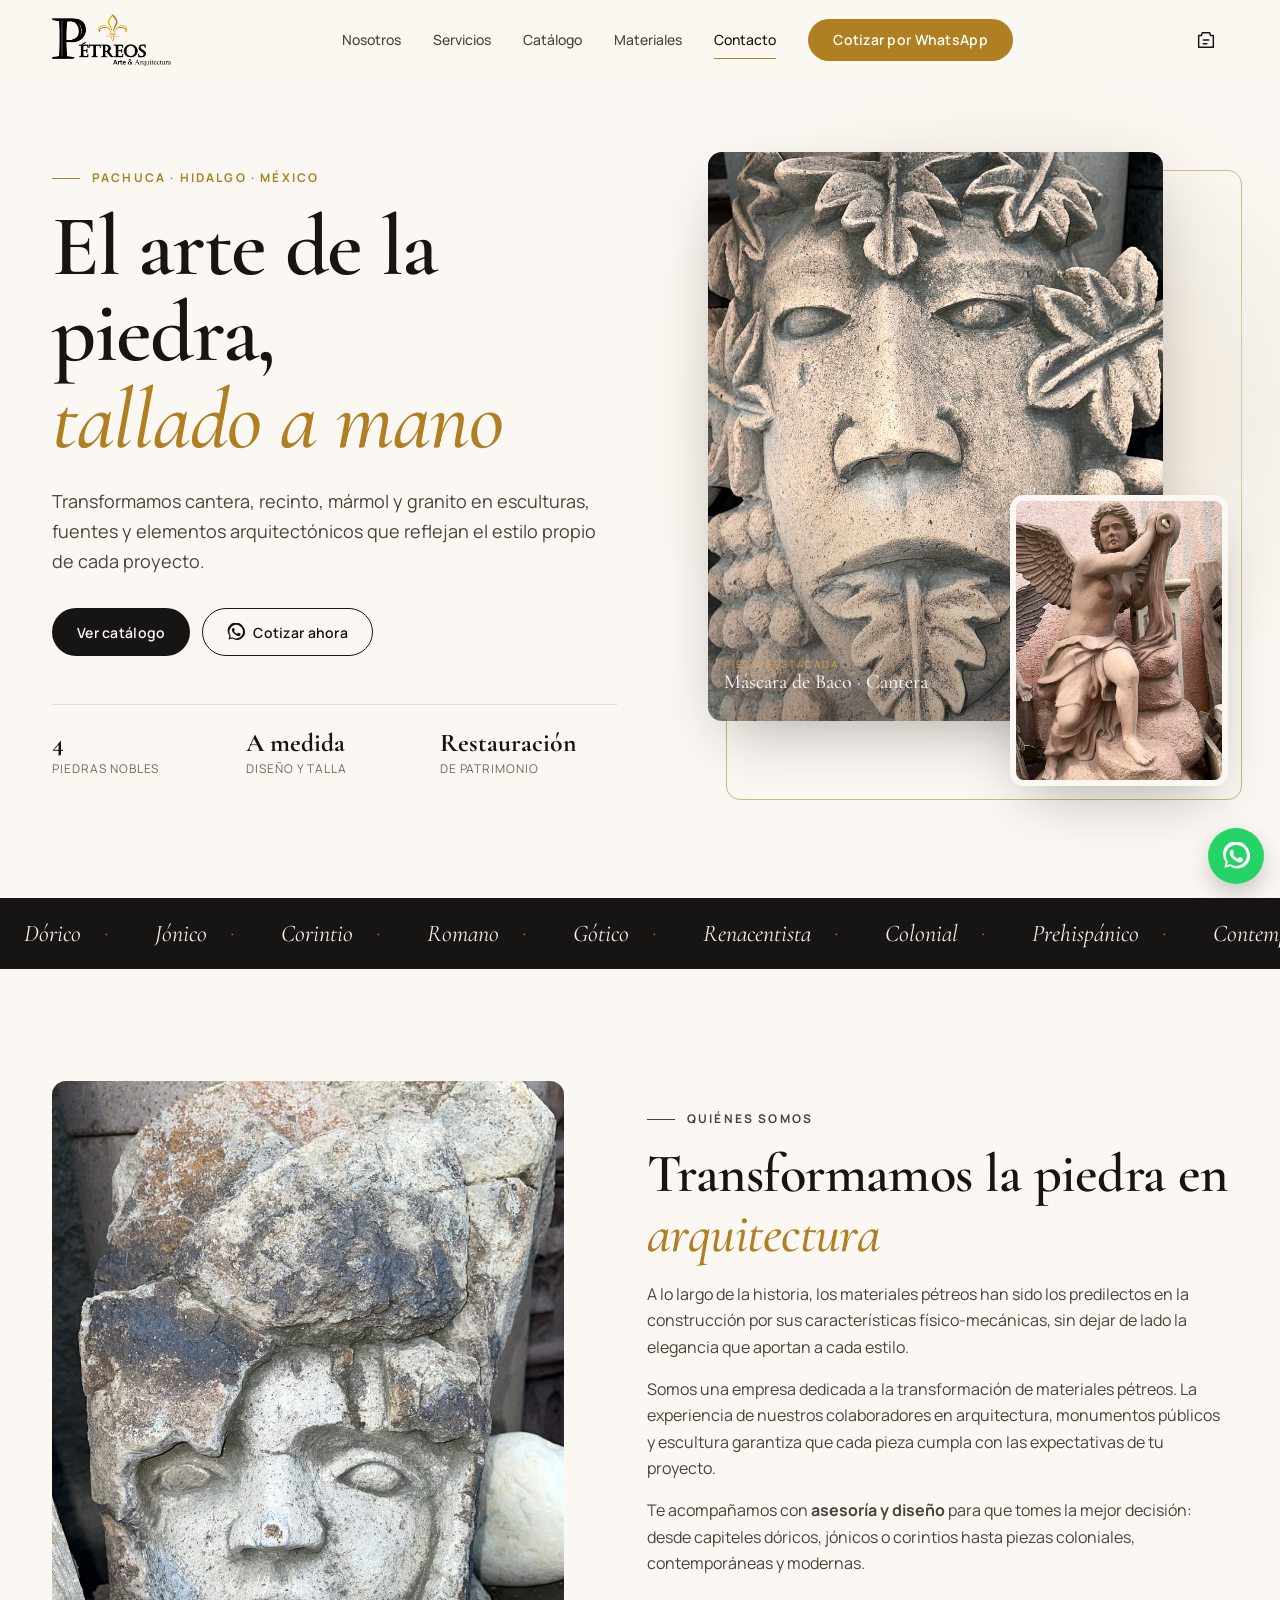
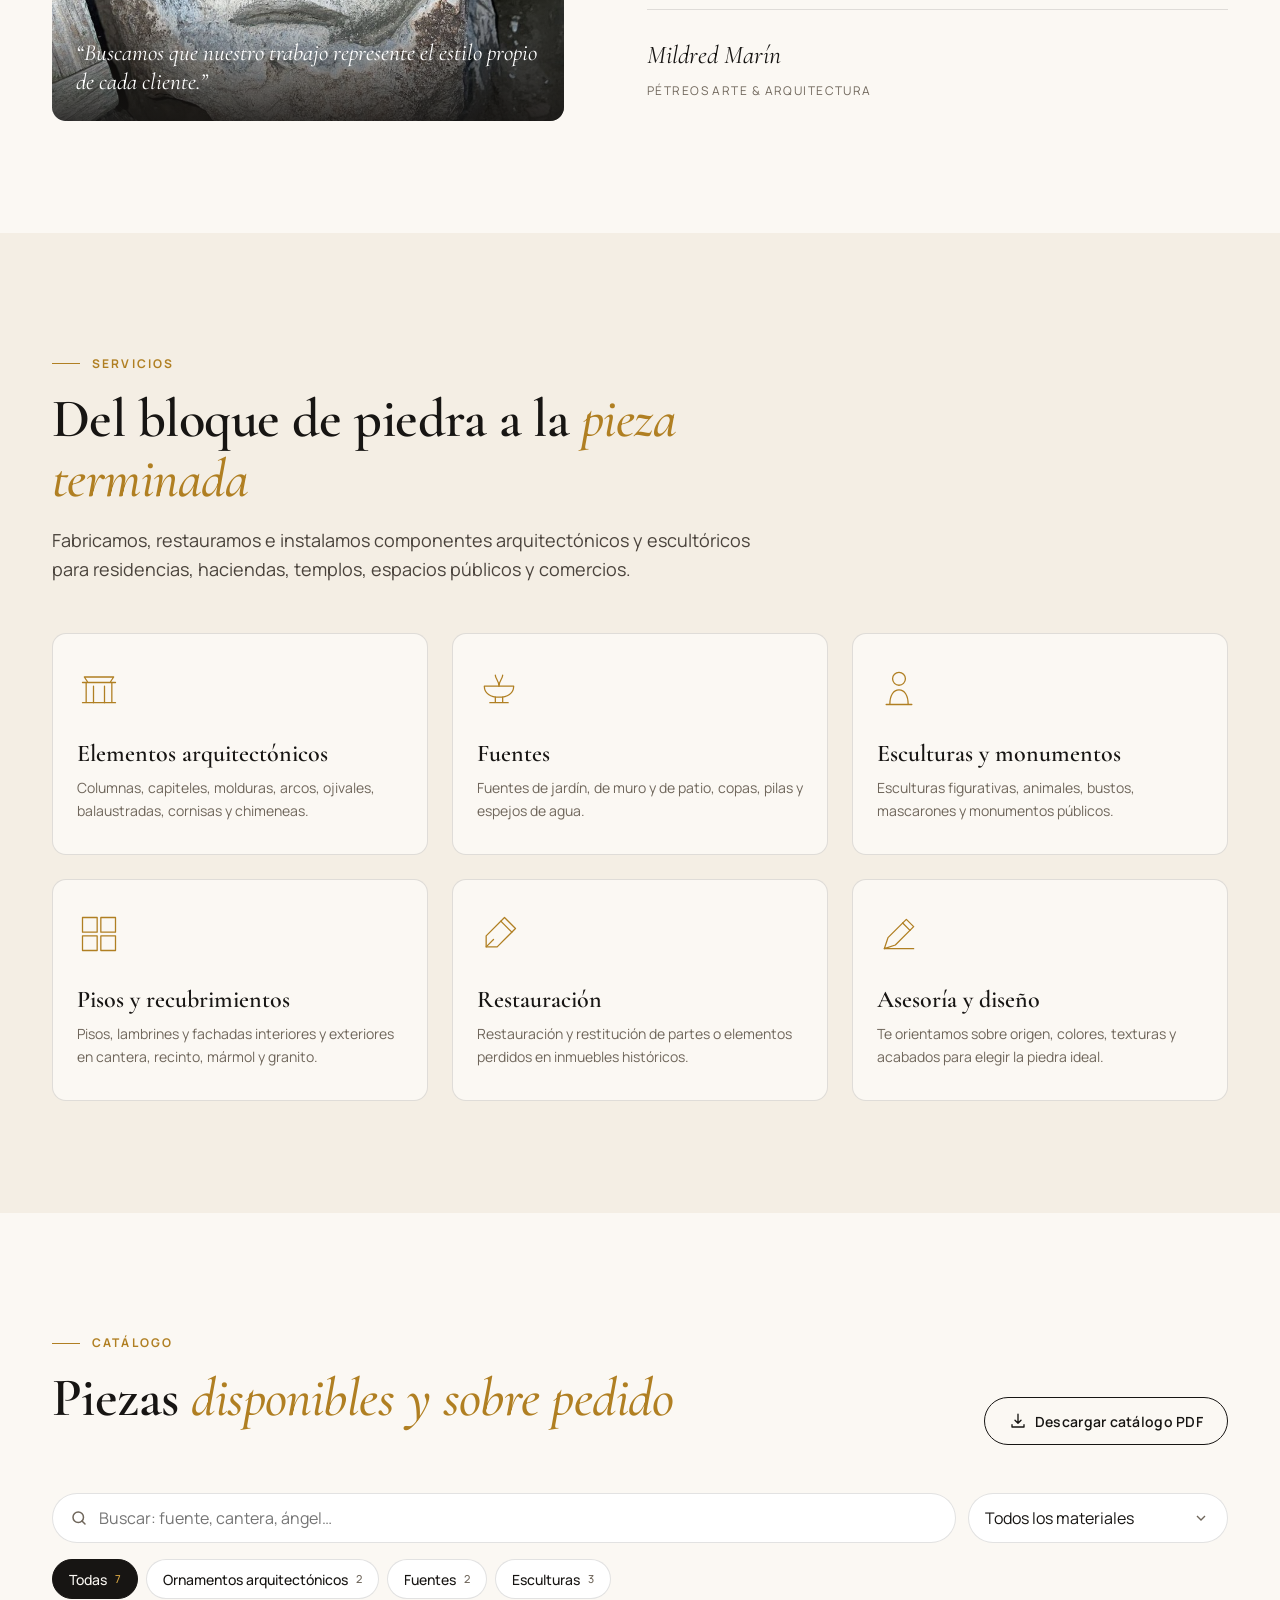
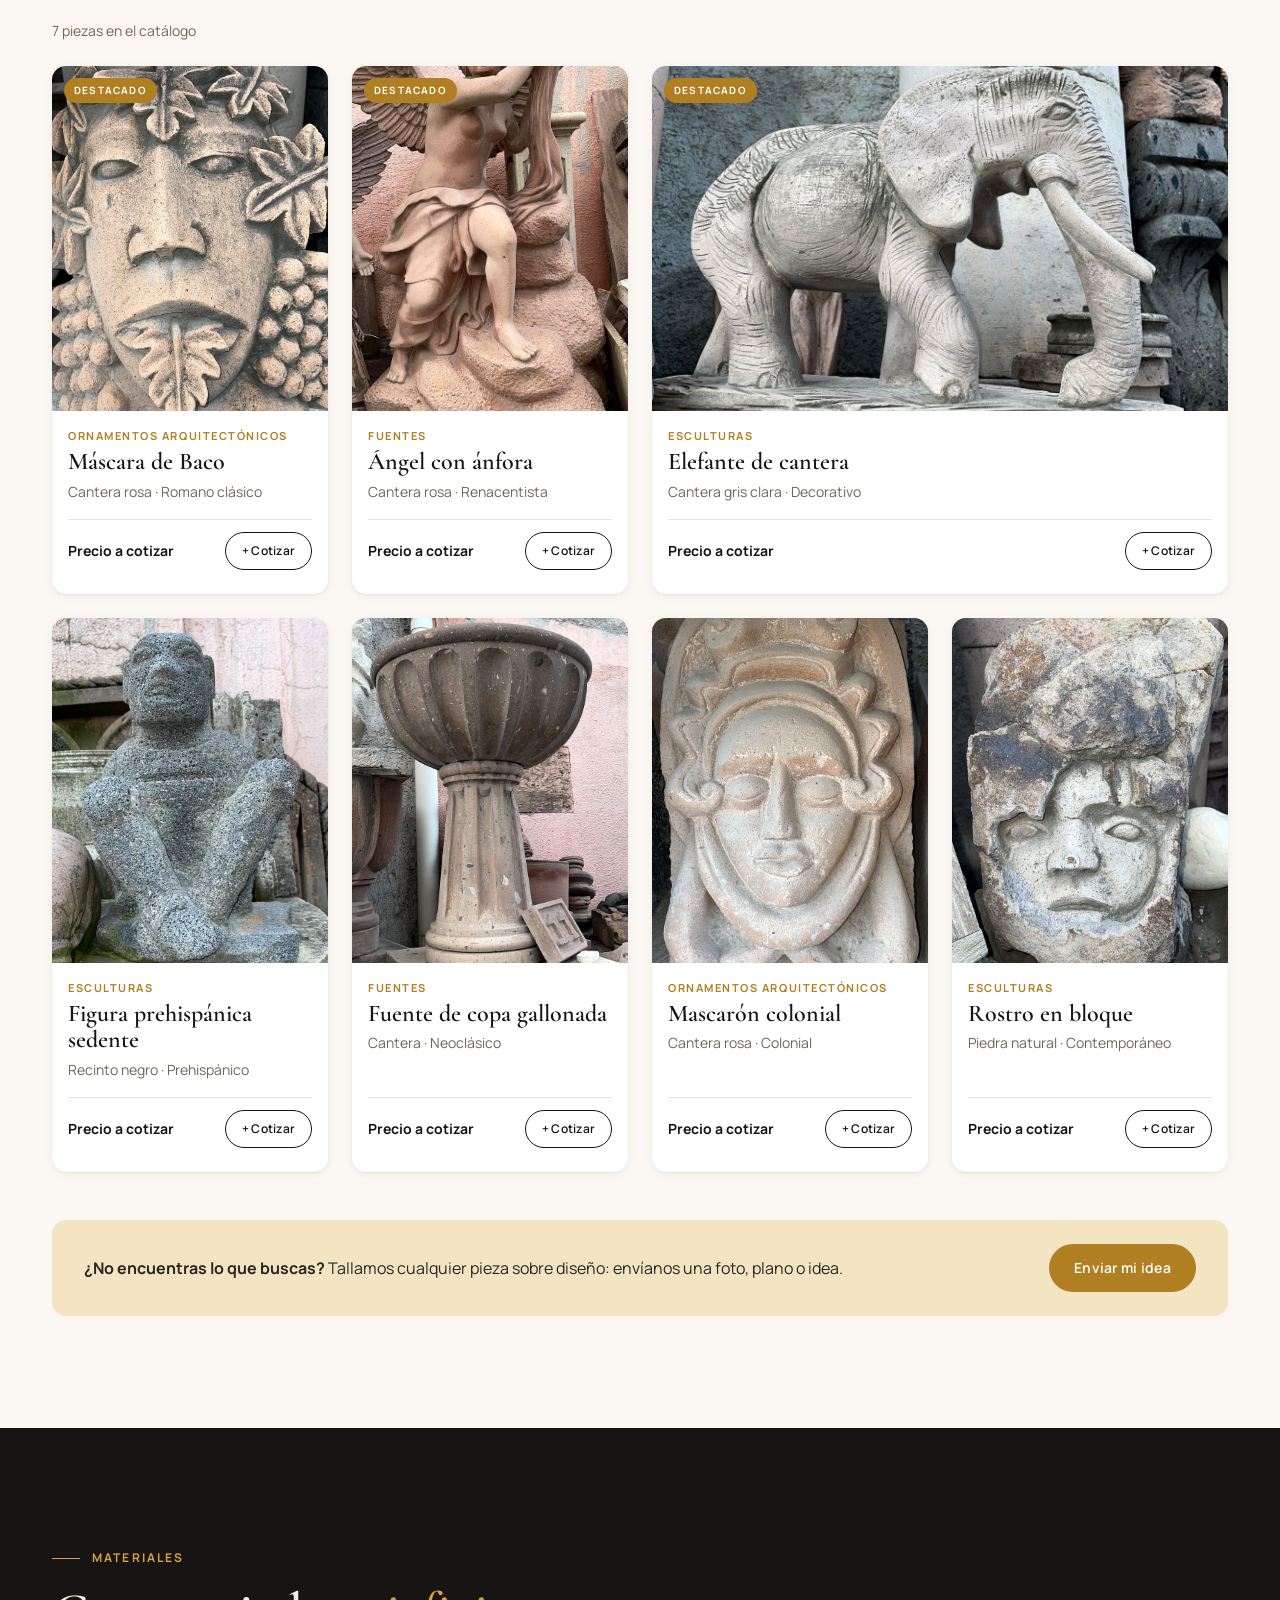
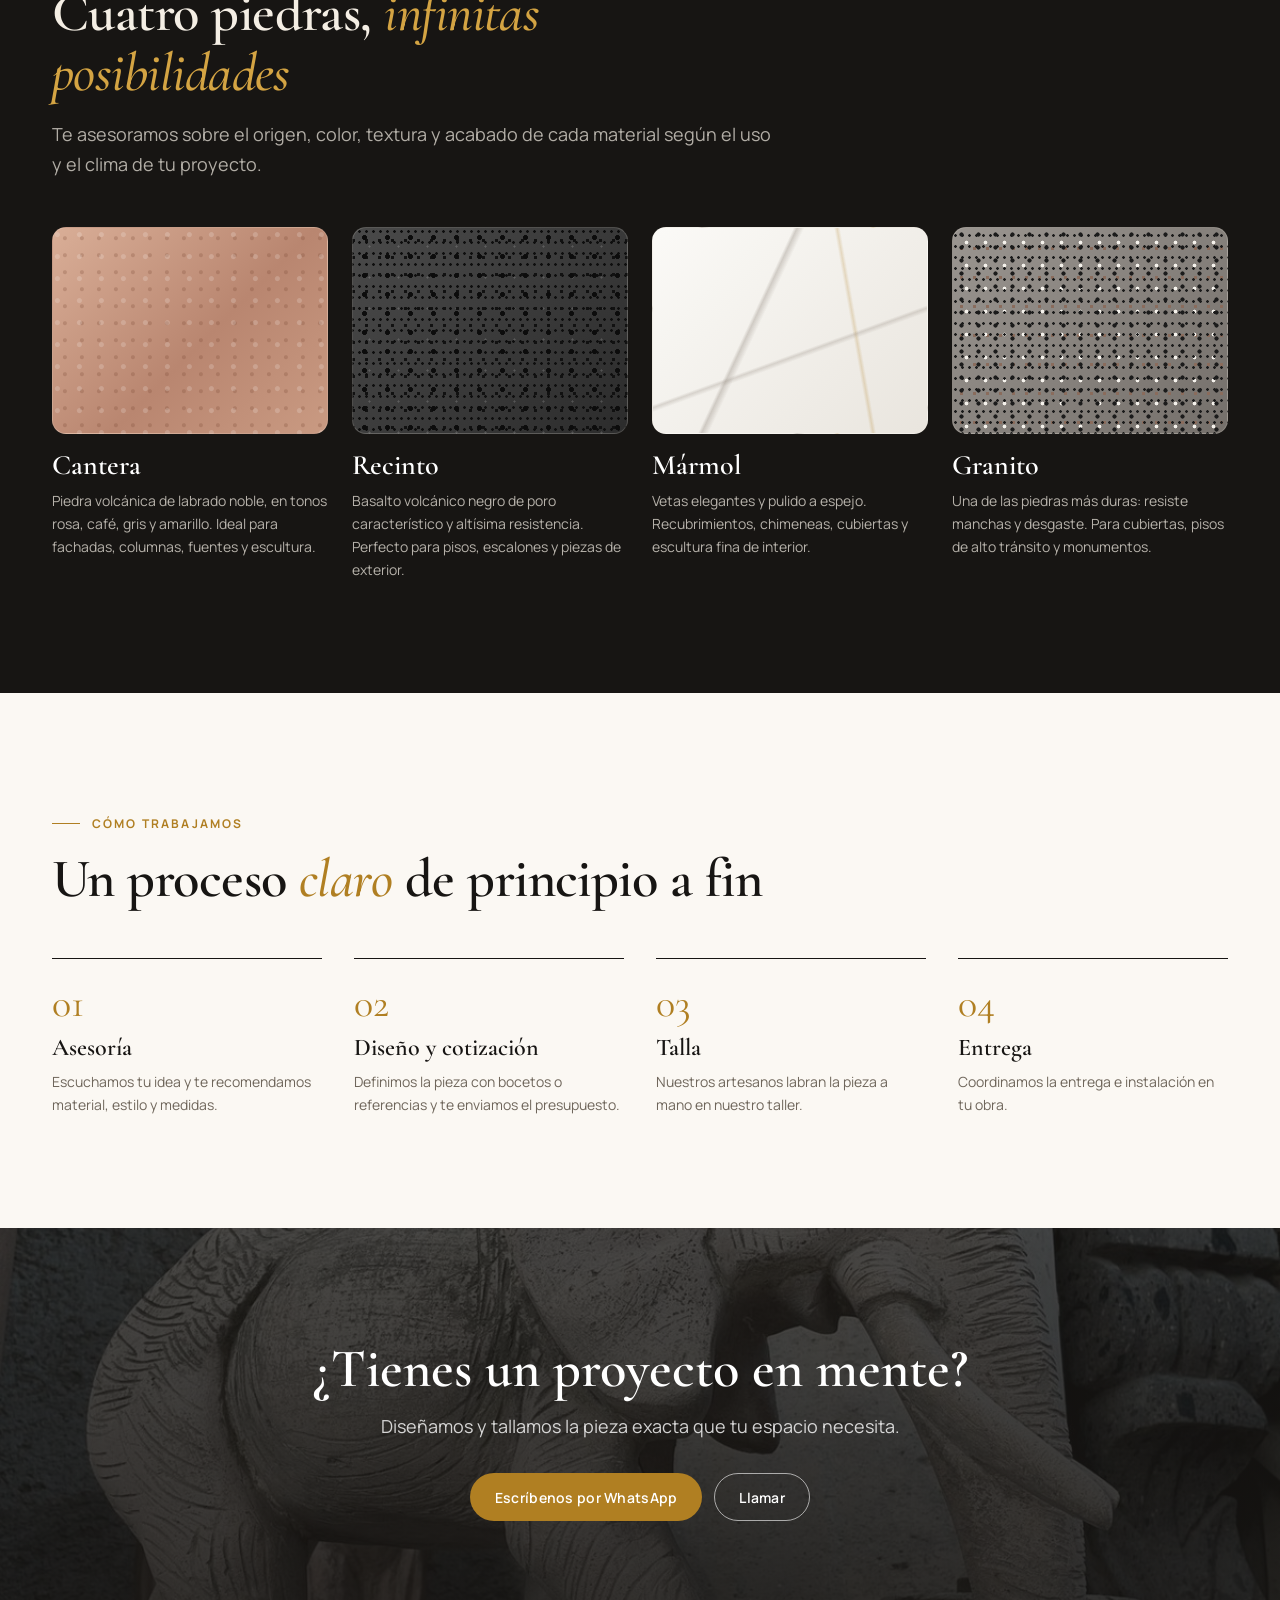
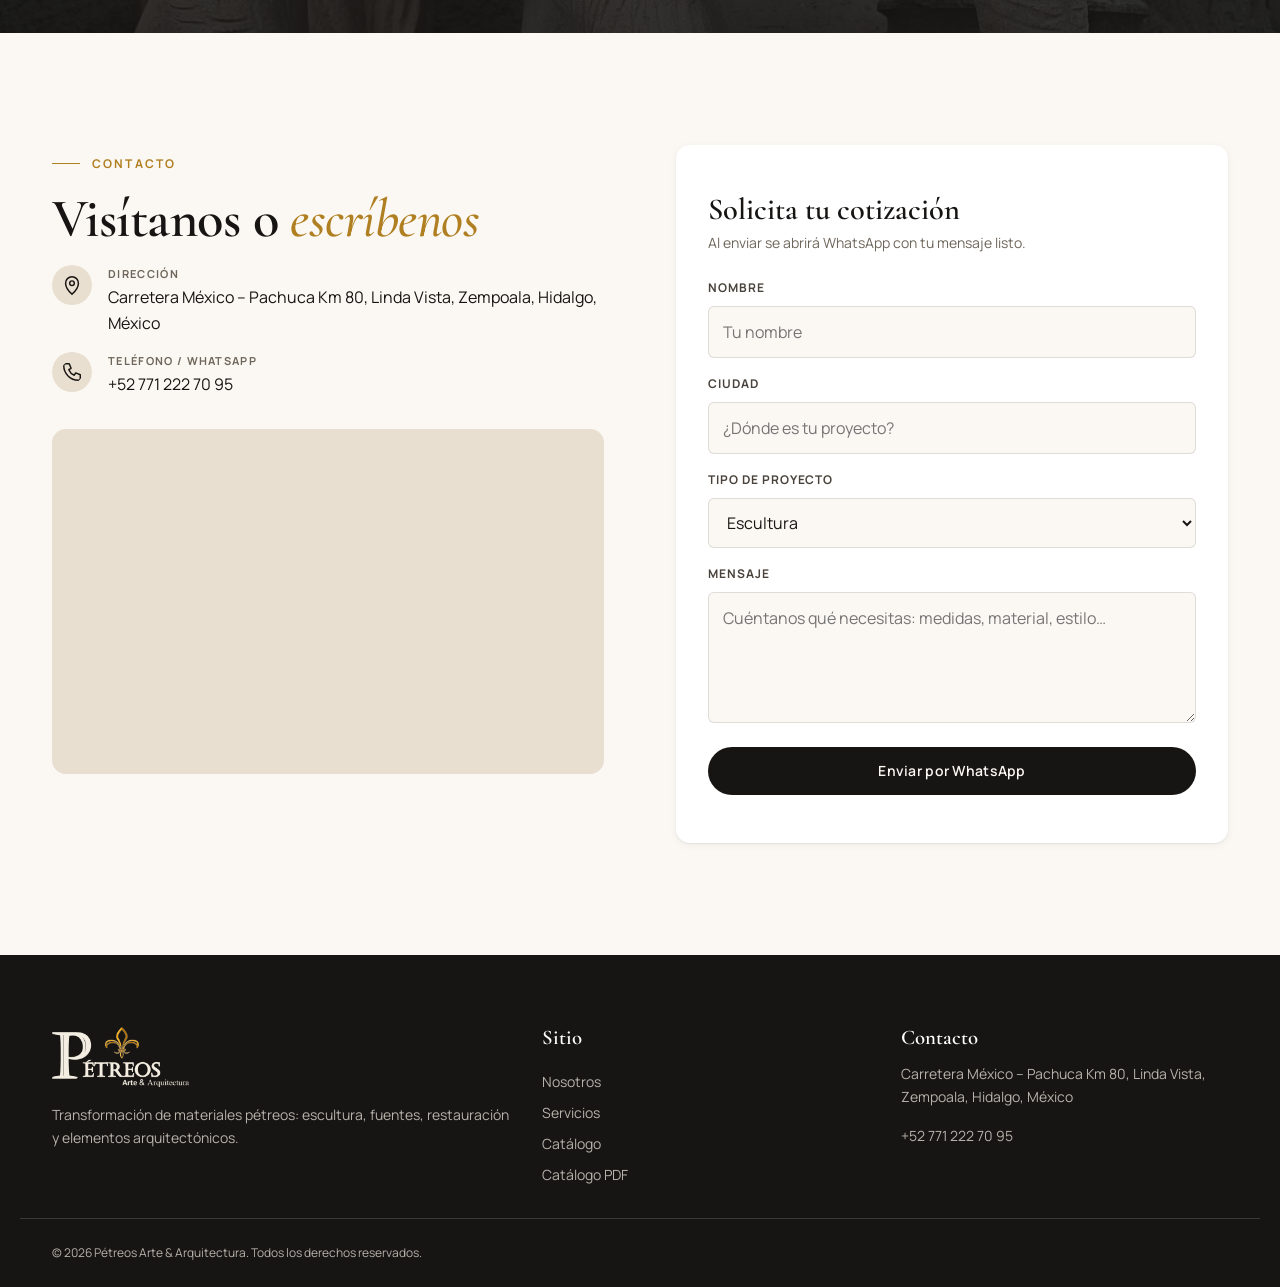
<file: index.html>
<!doctype html>
<html lang="es">
<head>
  <meta charset="utf-8">
  <meta name="viewport" content="width=device-width, initial-scale=1">
  <title>Pétreos Arte & Arquitectura | Cantera, recinto, mármol y granito tallados a mano</title>
  <meta name="description" content="Esculturas, fuentes, ornamentos y elementos arquitectónicos en cantera, recinto, mármol y granito. Diseño, talla y restauración en Pachuca, Hidalgo.">
  <meta name="theme-color" content="#171513">
  <meta property="og:title" content="Pétreos Arte & Arquitectura">
  <meta property="og:description" content="Esculturas, fuentes y elementos arquitectónicos tallados en piedra natural.">
  <meta property="og:image" content="img/productos/mascara-de-baco.jpg">
  <meta property="og:type" content="website">
  <link rel="icon" type="image/png" href="img/marca/favicon.png">
  <link rel="preconnect" href="https://fonts.googleapis.com">
  <link rel="preconnect" href="https://fonts.gstatic.com" crossorigin>
  <link href="https://fonts.googleapis.com/css2?family=Cormorant+Garamond:ital,wght@0,500;0,600;0,700;1,500;1,600&family=Manrope:wght@400;500;600;700&display=swap" rel="stylesheet">
  <link rel="stylesheet" href="css/styles.css">
</head>
<body>
  <a class="skip-link" href="#catalogo">Ir al catálogo</a>

  <!-- ============ HEADER ============ -->
  <header class="header" data-header>
    <div class="container header__inner">
      <a href="#inicio" class="header__brand" aria-label="Pétreos, ir al inicio">
        <img src="img/marca/logo.png" alt="Pétreos Arte & Arquitectura" width="110" height="48">
      </a>

      <nav class="nav" id="nav" aria-label="Navegación principal" data-nav>
        <a href="#nosotros">Nosotros</a>
        <a href="#servicios">Servicios</a>
        <a href="#catalogo">Catálogo</a>
        <a href="#materiales">Materiales</a>
        <a href="#contacto">Contacto</a>
        <a class="btn btn--gold nav__cta" data-wa href="#" target="_blank" rel="noopener">Cotizar por WhatsApp</a>
      </nav>

      <div class="header__actions">
        <button class="icon-btn" type="button" data-open-quote aria-label="Abrir mi cotización">
          <svg viewBox="0 0 24 24" aria-hidden="true"><path d="M8 4h8l1 3h3v13H4V7h3l1-3Z"/><path d="M9 12h6M9 16h4"/></svg>
          <span class="icon-btn__badge" data-quote-count hidden>0</span>
        </button>
        <button class="burger" type="button" aria-expanded="false" aria-controls="nav" aria-label="Abrir menú" data-burger>
          <span></span><span></span>
        </button>
      </div>
    </div>
  </header>

  <main id="inicio">
    <!-- ============ HERO ============ -->
    <section class="hero">
      <div class="container hero__grid">
        <div class="hero__copy reveal">
          <p class="eyebrow">Pachuca · Hidalgo · México</p>
          <h1 class="hero__title" data-ajuste="hero_titulo" data-rich>El arte de la piedra, <em>tallado a mano</em></h1>
          <p class="hero__lead" data-ajuste="hero_subtitulo">Transformamos cantera, recinto, mármol y granito en esculturas, fuentes y elementos arquitectónicos que reflejan el estilo propio de cada proyecto.</p>
          <div class="hero__actions">
            <a href="#catalogo" class="btn btn--dark">Ver catálogo</a>
            <a href="#" class="btn btn--outline" data-wa target="_blank" rel="noopener">
              <svg viewBox="0 0 24 24" aria-hidden="true" class="ico"><path d="M20.5 3.5A11 11 0 0 0 3.2 17.1L2 22l5-1.2A11 11 0 0 0 20.5 3.5Zm-8.4 17a9 9 0 0 1-4.6-1.3l-.3-.2-3 .7.8-2.9-.2-.3a9 9 0 1 1 7.3 4Zm5-6.7c-.3-.1-1.6-.8-1.9-.9-.2-.1-.4-.1-.6.1l-.9 1.1c-.2.2-.3.2-.6.1a7.4 7.4 0 0 1-3.6-3.2c-.3-.5.3-.4.8-1.4.1-.2 0-.3 0-.5l-.9-2c-.2-.6-.5-.5-.6-.5h-.5a1 1 0 0 0-.8.4 3.2 3.2 0 0 0-1 2.4 5.6 5.6 0 0 0 1.2 3 12.8 12.8 0 0 0 4.9 4.3c1.8.8 2.5.8 3.4.7a2.9 2.9 0 0 0 1.9-1.4 2.4 2.4 0 0 0 .2-1.4c-.1-.1-.3-.2-.5-.3Z" fill="currentColor"/></svg>
              Cotizar ahora
            </a>
          </div>
          <ul class="hero__facts" aria-label="Lo que hacemos">
            <li><strong>4</strong><span>piedras nobles</span></li>
            <li><strong>A medida</strong><span>diseño y talla</span></li>
            <li><strong>Restauración</strong><span>de patrimonio</span></li>
          </ul>
        </div>

        <figure class="hero__media reveal">
          <div class="hero__frame">
            <img data-hero-img src="img/productos/mascara-de-baco.jpg" alt="Máscara de Baco tallada en cantera" width="864" height="1200" fetchpriority="high">
          </div>
          <div class="hero__inset">
            <img data-hero-img-2 src="img/productos/angel-con-anfora.jpg" alt="Escultura de ángel con ánfora en cantera rosa" width="718" height="1200" loading="lazy">
          </div>
          <figcaption class="hero__caption"><span>Pieza destacada</span>Máscara de Baco · Cantera</figcaption>
        </figure>
      </div>
    </section>

    <!-- ============ ESTILOS (cinta) ============ -->
    <div class="ribbon" aria-label="Estilos arquitectónicos que trabajamos">
      <div class="ribbon__track">
        <span>Dórico</span><span>Jónico</span><span>Corintio</span><span>Romano</span><span>Gótico</span><span>Renacentista</span><span>Colonial</span><span>Prehispánico</span><span>Contemporáneo</span>
        <span aria-hidden="true">Dórico</span><span aria-hidden="true">Jónico</span><span aria-hidden="true">Corintio</span><span aria-hidden="true">Romano</span><span aria-hidden="true">Gótico</span><span aria-hidden="true">Renacentista</span><span aria-hidden="true">Colonial</span><span aria-hidden="true">Prehispánico</span><span aria-hidden="true">Contemporáneo</span>
      </div>
    </div>

    <!-- ============ NOSOTROS ============ -->
    <section class="section" id="nosotros">
      <div class="container about">
        <div class="about__media reveal">
          <img src="img/productos/rostro-en-bloque.jpg" alt="Rostro tallado emergiendo de un bloque de piedra" width="864" height="1200" loading="lazy">
          <blockquote class="about__quote">
            “Buscamos que nuestro trabajo represente el estilo propio de cada cliente.”
          </blockquote>
        </div>
        <div class="about__copy reveal">
          <p class="eyebrow">Quiénes somos</p>
          <h2 class="section__title">Transformamos la piedra en <em>arquitectura</em></h2>
          <p>A lo largo de la historia, los materiales pétreos han sido los predilectos en la construcción por sus características físico-mecánicas, sin dejar de lado la elegancia que aportan a cada estilo.</p>
          <p>Somos una empresa dedicada a la transformación de materiales pétreos. La experiencia de nuestros colaboradores en arquitectura, monumentos públicos y escultura garantiza que cada pieza cumpla con las expectativas de tu proyecto.</p>
          <p>Te acompañamos con <strong>asesoría y diseño</strong> para que tomes la mejor decisión: desde capiteles dóricos, jónicos o corintios hasta piezas coloniales, contemporáneas y modernas.</p>
          <p class="about__sign"><span data-ajuste="contacto_nombre">Mildred Marín</span><small>Pétreos Arte & Arquitectura</small></p>
        </div>
      </div>
    </section>

    <!-- ============ SERVICIOS ============ -->
    <section class="section section--tint" id="servicios">
      <div class="container">
        <header class="section__head reveal">
          <p class="eyebrow">Servicios</p>
          <h2 class="section__title">Del bloque de piedra a la <em>pieza terminada</em></h2>
          <p class="section__lead">Fabricamos, restauramos e instalamos componentes arquitectónicos y escultóricos para residencias, haciendas, templos, espacios públicos y comercios.</p>
        </header>
        <div class="services">
          <article class="service reveal">
            <svg viewBox="0 0 48 48" aria-hidden="true"><path d="M10 40V18M38 40V18M6 18h36M8 12h32l-4 6H12zM6 40h36"/><path d="M18 40V22M30 40V22"/></svg>
            <h3>Elementos arquitectónicos</h3>
            <p>Columnas, capiteles, molduras, arcos, ojivales, balaustradas, cornisas y chimeneas.</p>
          </article>
          <article class="service reveal">
            <svg viewBox="0 0 48 48" aria-hidden="true"><path d="M8 22h32c0 8-7 12-16 12S8 30 8 22Z"/><path d="M20 34v6h8v-6M14 40h20M24 22c0-6 4-8 4-12M24 22c0-6-4-8-4-12"/></svg>
            <h3>Fuentes</h3>
            <p>Fuentes de jardín, de muro y de patio, copas, pilas y espejos de agua.</p>
          </article>
          <article class="service reveal">
            <svg viewBox="0 0 48 48" aria-hidden="true"><circle cx="24" cy="14" r="7"/><path d="M14 42c0-10 4-16 10-16s10 6 10 16M10 42h28"/></svg>
            <h3>Esculturas y monumentos</h3>
            <p>Esculturas figurativas, animales, bustos, mascarones y monumentos públicos.</p>
          </article>
          <article class="service reveal">
            <svg viewBox="0 0 48 48" aria-hidden="true"><path d="M6 6h16v16H6zM26 6h16v16H26zM6 26h16v16H6zM26 26h16v16H26z"/></svg>
            <h3>Pisos y recubrimientos</h3>
            <p>Pisos, lambrines y fachadas interiores y exteriores en cantera, recinto, mármol y granito.</p>
          </article>
          <article class="service reveal">
            <svg viewBox="0 0 48 48" aria-hidden="true"><path d="M30 6l12 12-20 20H10V26z"/><path d="M26 10l12 12M10 38l8-8"/></svg>
            <h3>Restauración</h3>
            <p>Restauración y restitución de partes o elementos perdidos en inmuebles históricos.</p>
          </article>
          <article class="service reveal">
            <svg viewBox="0 0 48 48" aria-hidden="true"><path d="M8 40l4-12L32 8l8 8-20 20z"/><path d="M28 12l8 8M8 40h32"/></svg>
            <h3>Asesoría y diseño</h3>
            <p>Te orientamos sobre origen, colores, texturas y acabados para elegir la piedra ideal.</p>
          </article>
        </div>
      </div>
    </section>

    <!-- ============ CATÁLOGO ============ -->
    <section class="section" id="catalogo">
      <div class="container">
        <header class="section__head section__head--row reveal">
          <div>
            <p class="eyebrow">Catálogo</p>
            <h2 class="section__title">Piezas <em>disponibles y sobre pedido</em></h2>
          </div>
          <a class="btn btn--outline" href="catalogo.html" target="_blank" rel="noopener">
            <svg viewBox="0 0 24 24" aria-hidden="true" class="ico"><path d="M12 3v12m0 0-4-4m4 4 4-4M4 17v3h16v-3" fill="none" stroke="currentColor" stroke-width="1.8" stroke-linecap="round" stroke-linejoin="round"/></svg>
            Descargar catálogo PDF
          </a>
        </header>

        <div class="toolbar" role="search">
          <label class="field field--search">
            <span class="visually-hidden">Buscar pieza</span>
            <svg viewBox="0 0 24 24" aria-hidden="true"><circle cx="11" cy="11" r="7"/><path d="m20 20-4-4"/></svg>
            <input type="search" placeholder="Buscar: fuente, cantera, ángel…" data-search autocomplete="off">
          </label>
          <label class="field field--select">
            <span class="visually-hidden">Material</span>
            <select data-material><option value="">Todos los materiales</option></select>
          </label>
        </div>

        <div class="chips" role="tablist" aria-label="Categorías" data-chips></div>
        <p class="results" data-results aria-live="polite"></p>

        <div class="grid" data-grid aria-busy="true">
          <div class="skeleton"></div><div class="skeleton"></div><div class="skeleton"></div><div class="skeleton"></div>
        </div>

        <div class="empty" data-empty hidden>
          <p>No encontramos piezas con esos filtros.</p>
          <button class="btn btn--outline" type="button" data-reset>Ver todo el catálogo</button>
        </div>

        <aside class="custom-cta reveal">
          <p><strong>¿No encuentras lo que buscas?</strong> Tallamos cualquier pieza sobre diseño: envíanos una foto, plano o idea.</p>
          <a class="btn btn--gold" href="#" data-wa target="_blank" rel="noopener">Enviar mi idea</a>
        </aside>
      </div>
    </section>

    <!-- ============ MATERIALES ============ -->
    <section class="section section--dark" id="materiales">
      <div class="container">
        <header class="section__head reveal">
          <p class="eyebrow eyebrow--light">Materiales</p>
          <h2 class="section__title">Cuatro piedras, <em>infinitas posibilidades</em></h2>
          <p class="section__lead">Te asesoramos sobre el origen, color, textura y acabado de cada material según el uso y el clima de tu proyecto.</p>
        </header>
        <div class="materials">
          <article class="material reveal">
            <div class="material__swatch material__swatch--cantera" aria-hidden="true"></div>
            <h3>Cantera</h3>
            <p>Piedra volcánica de labrado noble, en tonos rosa, café, gris y amarillo. Ideal para fachadas, columnas, fuentes y escultura.</p>
          </article>
          <article class="material reveal">
            <div class="material__swatch material__swatch--recinto" aria-hidden="true"></div>
            <h3>Recinto</h3>
            <p>Basalto volcánico negro de poro característico y altísima resistencia. Perfecto para pisos, escalones y piezas de exterior.</p>
          </article>
          <article class="material reveal">
            <div class="material__swatch material__swatch--marmol" aria-hidden="true"></div>
            <h3>Mármol</h3>
            <p>Vetas elegantes y pulido a espejo. Recubrimientos, chimeneas, cubiertas y escultura fina de interior.</p>
          </article>
          <article class="material reveal">
            <div class="material__swatch material__swatch--granito" aria-hidden="true"></div>
            <h3>Granito</h3>
            <p>Una de las piedras más duras: resiste manchas y desgaste. Para cubiertas, pisos de alto tránsito y monumentos.</p>
          </article>
        </div>
      </div>
    </section>

    <!-- ============ PROCESO ============ -->
    <section class="section">
      <div class="container">
        <header class="section__head reveal">
          <p class="eyebrow">Cómo trabajamos</p>
          <h2 class="section__title">Un proceso <em>claro</em> de principio a fin</h2>
        </header>
        <ol class="steps">
          <li class="step reveal"><span class="step__n">01</span><h3>Asesoría</h3><p>Escuchamos tu idea y te recomendamos material, estilo y medidas.</p></li>
          <li class="step reveal"><span class="step__n">02</span><h3>Diseño y cotización</h3><p>Definimos la pieza con bocetos o referencias y te enviamos el presupuesto.</p></li>
          <li class="step reveal"><span class="step__n">03</span><h3>Talla</h3><p>Nuestros artesanos labran la pieza a mano en nuestro taller.</p></li>
          <li class="step reveal"><span class="step__n">04</span><h3>Entrega</h3><p>Coordinamos la entrega e instalación en tu obra.</p></li>
        </ol>
      </div>
    </section>

    <!-- ============ CTA ============ -->
    <section class="cta">
      <img class="cta__bg" src="img/productos/elefante-cantera.jpg" alt="" loading="lazy" width="1200" height="750">
      <div class="container cta__inner reveal">
        <h2>¿Tienes un proyecto en mente?</h2>
        <p>Diseñamos y tallamos la pieza exacta que tu espacio necesita.</p>
        <div class="cta__actions">
          <a class="btn btn--gold" href="#" data-wa target="_blank" rel="noopener">Escríbenos por WhatsApp</a>
          <a class="btn btn--light-outline" href="#" data-tel>Llamar</a>
        </div>
      </div>
    </section>

    <!-- ============ CONTACTO ============ -->
    <section class="section" id="contacto">
      <div class="container contact">
        <div class="contact__info reveal">
          <p class="eyebrow">Contacto</p>
          <h2 class="section__title">Visítanos o <em>escríbenos</em></h2>
          <ul class="contact__list">
            <li>
              <svg viewBox="0 0 24 24" aria-hidden="true"><path d="M12 22s7-6.2 7-12a7 7 0 0 0-14 0c0 5.8 7 12 7 12Z"/><circle cx="12" cy="10" r="2.5"/></svg>
              <div><small>Dirección</small><span data-ajuste="direccion"></span></div>
            </li>
            <li>
              <svg viewBox="0 0 24 24" aria-hidden="true"><path d="M5 3h4l2 5-2.5 1.5a11 11 0 0 0 6 6L16 13l5 2v4a2 2 0 0 1-2 2A16 16 0 0 1 3 5a2 2 0 0 1 2-2Z"/></svg>
              <div><small>Teléfono / WhatsApp</small><a href="#" data-tel></a></div>
            </li>
            <li data-show-if="email" hidden>
              <svg viewBox="0 0 24 24" aria-hidden="true"><rect x="3" y="5" width="18" height="14" rx="2"/><path d="m3 7 9 6 9-6"/></svg>
              <div><small>Correo</small><a href="#" data-email></a></div>
            </li>
            <li data-show-if="horario" hidden>
              <svg viewBox="0 0 24 24" aria-hidden="true"><circle cx="12" cy="12" r="9"/><path d="M12 7v5l3 2"/></svg>
              <div><small>Horario</small><span data-ajuste="horario"></span></div>
            </li>
          </ul>
          <div class="map">
            <iframe data-map title="Ubicación de Pétreos en el mapa" loading="lazy" referrerpolicy="no-referrer-when-downgrade"></iframe>
          </div>
        </div>

        <form class="form reveal" data-contact-form novalidate>
          <h3>Solicita tu cotización</h3>
          <p class="form__hint">Al enviar se abrirá WhatsApp con tu mensaje listo.</p>
          <label class="form__field"><span>Nombre</span><input name="nombre" required autocomplete="name" placeholder="Tu nombre"></label>
          <label class="form__field"><span>Ciudad</span><input name="ciudad" autocomplete="address-level2" placeholder="¿Dónde es tu proyecto?"></label>
          <label class="form__field"><span>Tipo de proyecto</span>
            <select name="tipo">
              <option>Escultura</option><option>Fuente</option><option>Elementos arquitectónicos</option>
              <option>Pisos y recubrimientos</option><option>Restauración</option><option>Otro</option>
            </select>
          </label>
          <label class="form__field"><span>Mensaje</span><textarea name="mensaje" rows="4" required placeholder="Cuéntanos qué necesitas: medidas, material, estilo…"></textarea></label>
          <p class="form__error" data-form-error hidden>Por favor escribe tu nombre y un mensaje.</p>
          <button class="btn btn--dark btn--block" type="submit">Enviar por WhatsApp</button>
        </form>
      </div>
    </section>
  </main>

  <!-- ============ FOOTER ============ -->
  <footer class="footer">
    <div class="container footer__grid">
      <div>
        <img src="img/marca/logo-claro.png" alt="Pétreos Arte & Arquitectura" width="150" height="66" loading="lazy">
        <p>Transformación de materiales pétreos: escultura, fuentes, restauración y elementos arquitectónicos.</p>
      </div>
      <nav aria-label="Pie de página">
        <h4>Sitio</h4>
        <a href="#nosotros">Nosotros</a><a href="#servicios">Servicios</a><a href="#catalogo">Catálogo</a><a href="catalogo.html" target="_blank" rel="noopener">Catálogo PDF</a>
      </nav>
      <div>
        <h4>Contacto</h4>
        <p data-ajuste="direccion"></p>
        <a href="#" data-tel></a>
        <div class="socials">
          <a data-social="facebook" href="#" target="_blank" rel="noopener" hidden aria-label="Facebook"><svg viewBox="0 0 24 24"><path d="M14 8h3V4h-3a4 4 0 0 0-4 4v2H7v4h3v8h4v-8h3l1-4h-4V8Z" fill="currentColor"/></svg></a>
          <a data-social="instagram" href="#" target="_blank" rel="noopener" hidden aria-label="Instagram"><svg viewBox="0 0 24 24"><rect x="3" y="3" width="18" height="18" rx="5" fill="none" stroke="currentColor" stroke-width="2"/><circle cx="12" cy="12" r="4" fill="none" stroke="currentColor" stroke-width="2"/><circle cx="17.5" cy="6.5" r="1.2" fill="currentColor"/></svg></a>
          <a data-social="tiktok" href="#" target="_blank" rel="noopener" hidden aria-label="TikTok"><svg viewBox="0 0 24 24"><path d="M15 3c.4 2.5 2 4 4.5 4.2v3.4a8 8 0 0 1-4.4-1.4v6.3A5.6 5.6 0 1 1 9.5 10v3.5a2.2 2.2 0 1 0 2.2 2.2V3H15Z" fill="currentColor"/></svg></a>
        </div>
      </div>
    </div>
    <div class="container footer__bottom">
      <p>© <span data-year></span> <span data-ajuste="nombre_negocio">Pétreos Arte & Arquitectura</span>. Todos los derechos reservados.</p>
    </div>
  </footer>

  <!-- Botón flotante WhatsApp -->
  <a class="fab" href="#" data-wa target="_blank" rel="noopener" aria-label="Escríbenos por WhatsApp">
    <svg viewBox="0 0 24 24" aria-hidden="true"><path d="M20.5 3.5A11 11 0 0 0 3.2 17.1L2 22l5-1.2A11 11 0 0 0 20.5 3.5Zm-8.4 17a9 9 0 0 1-4.6-1.3l-.3-.2-3 .7.8-2.9-.2-.3a9 9 0 1 1 7.3 4Zm5-6.7c-.3-.1-1.6-.8-1.9-.9-.2-.1-.4-.1-.6.1l-.9 1.1c-.2.2-.3.2-.6.1a7.4 7.4 0 0 1-3.6-3.2c-.3-.5.3-.4.8-1.4.1-.2 0-.3 0-.5l-.9-2c-.2-.6-.5-.5-.6-.5h-.5a1 1 0 0 0-.8.4 3.2 3.2 0 0 0-1 2.4 5.6 5.6 0 0 0 1.2 3 12.8 12.8 0 0 0 4.9 4.3c1.8.8 2.5.8 3.4.7a2.9 2.9 0 0 0 1.9-1.4 2.4 2.4 0 0 0 .2-1.4c-.1-.1-.3-.2-.5-.3Z" fill="currentColor"/></svg>
  </a>

  <!-- ============ MODAL PRODUCTO ============ -->
  <dialog class="modal" data-modal aria-labelledby="modal-title">
    <button class="modal__close" type="button" data-close aria-label="Cerrar">×</button>
    <div class="modal__body" data-modal-body></div>
  </dialog>

  <!-- ============ PANEL COTIZACIÓN ============ -->
  <dialog class="drawer" data-drawer aria-labelledby="drawer-title">
    <div class="drawer__head">
      <h2 id="drawer-title">Mi cotización</h2>
      <button class="modal__close modal__close--static" type="button" data-close aria-label="Cerrar">×</button>
    </div>
    <div class="drawer__list" data-quote-list></div>
    <div class="drawer__foot" data-quote-foot>
      <label class="form__field"><span>Tu nombre</span><input data-quote-name placeholder="Nombre" autocomplete="name"></label>
      <label class="form__field"><span>Notas (medidas, ciudad, fecha…)</span><textarea data-quote-notes rows="3"></textarea></label>
      <button class="btn btn--dark btn--block" type="button" data-quote-send>Enviar cotización por WhatsApp</button>
      <button class="btn-link" type="button" data-quote-clear>Vaciar lista</button>
    </div>
  </dialog>

  <div class="toast" data-toast role="status" aria-live="polite"></div>

  <script src="js/config.js"></script>
  <script src="data/catalogo-local.js"></script>
  <script src="js/data.js"></script>
  <script src="js/script.js"></script>
</body>
</html>
</file>
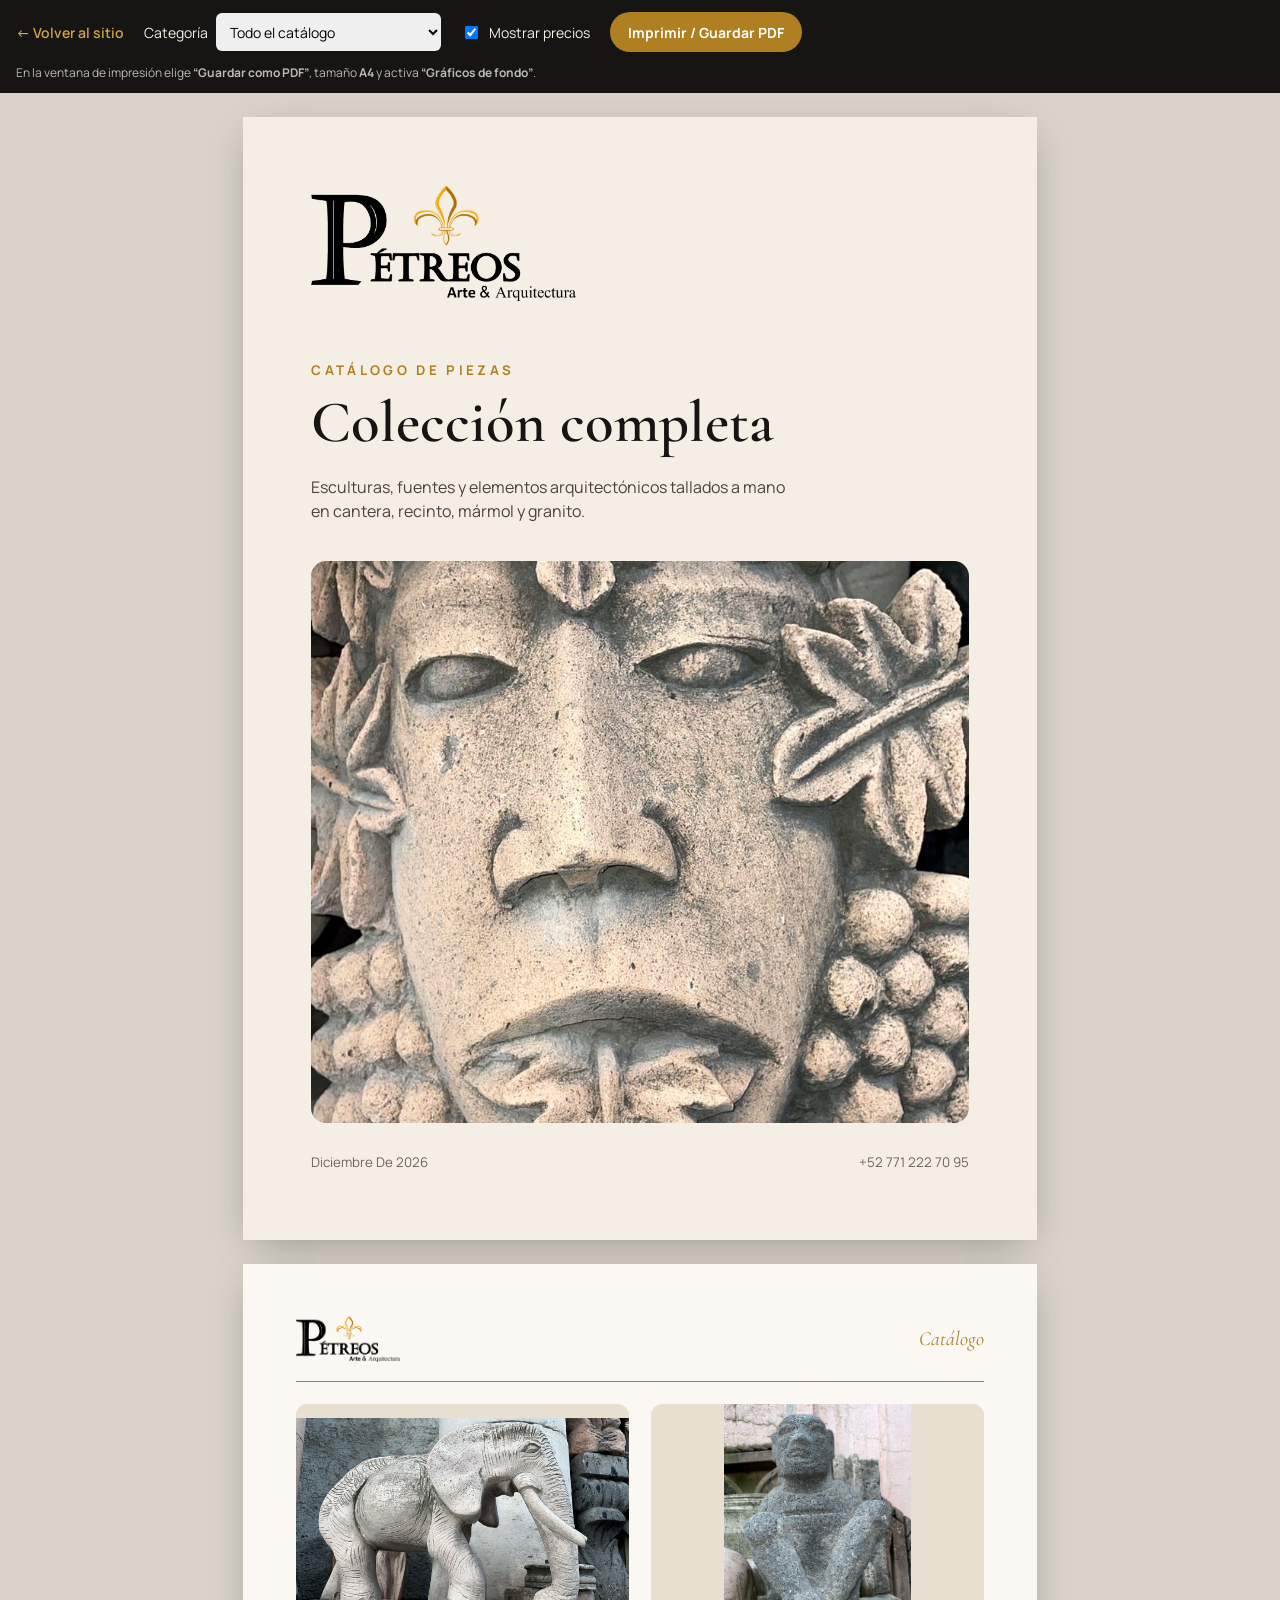
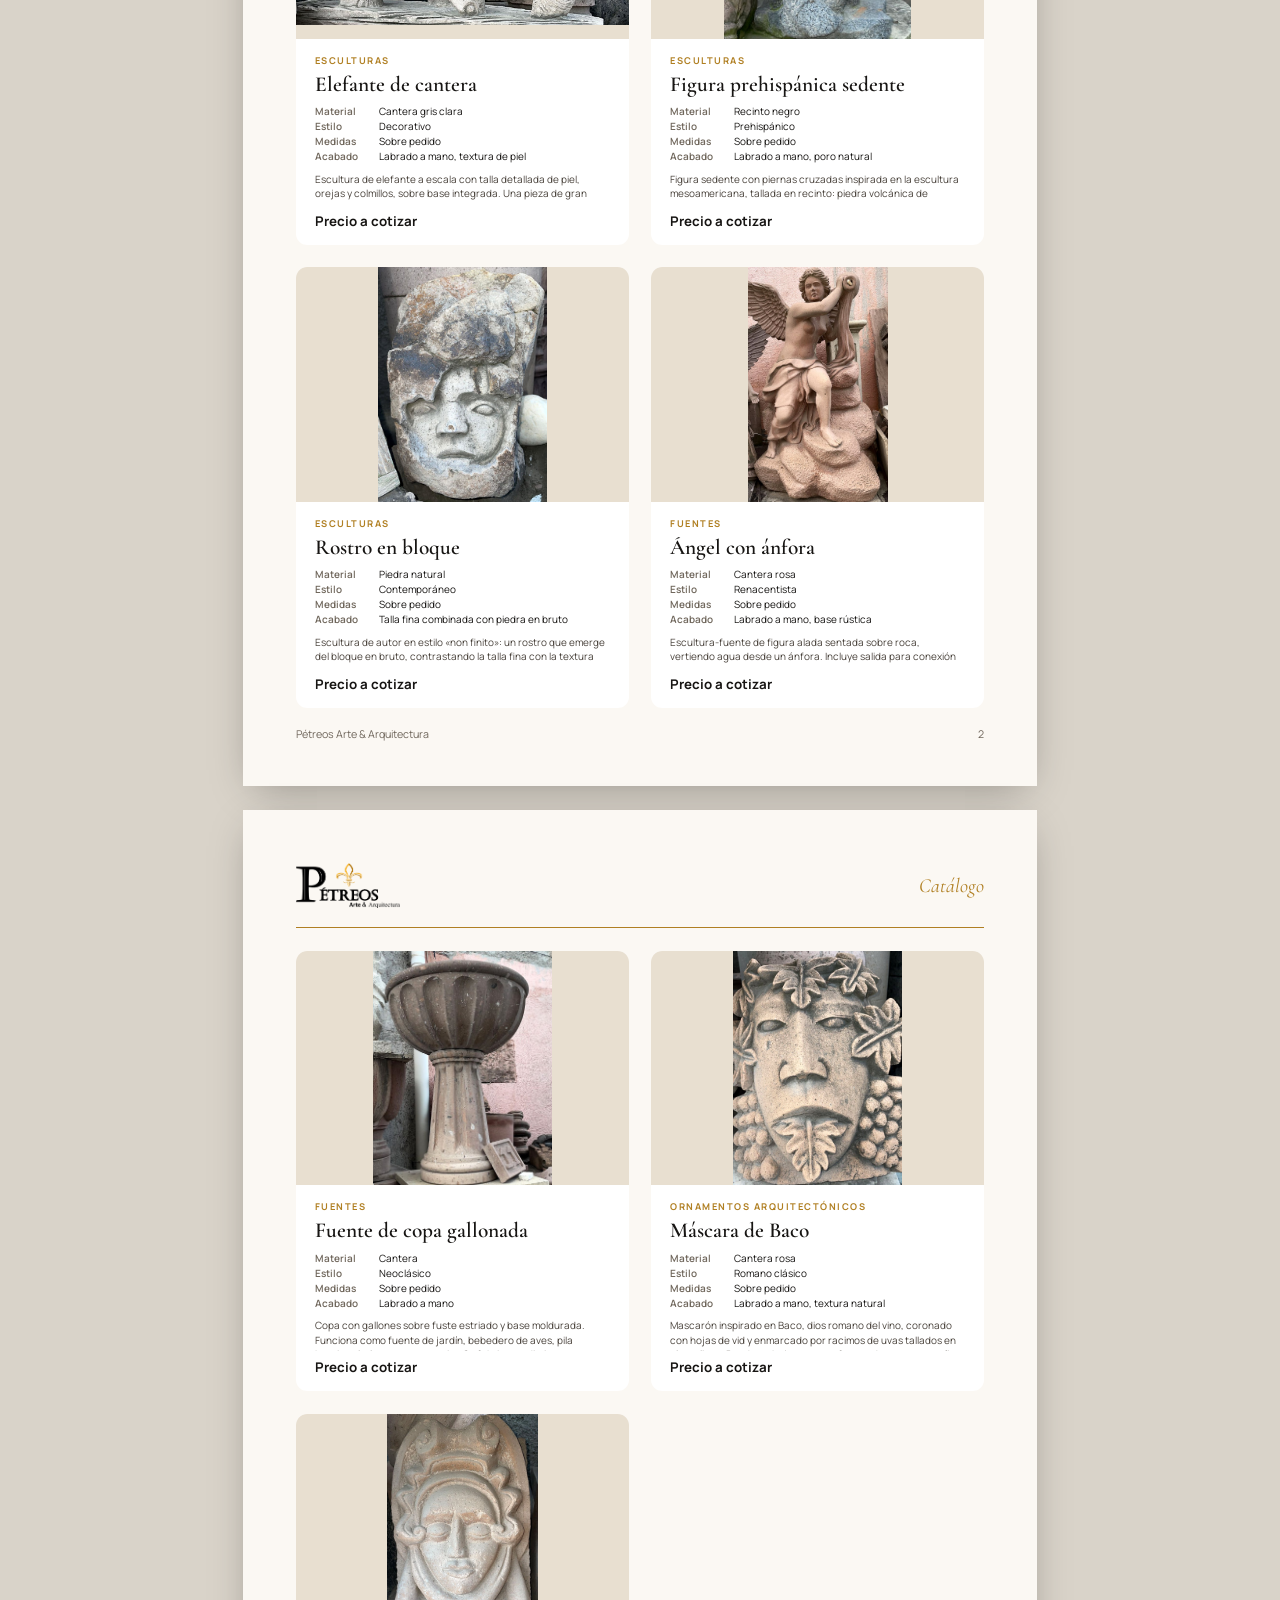
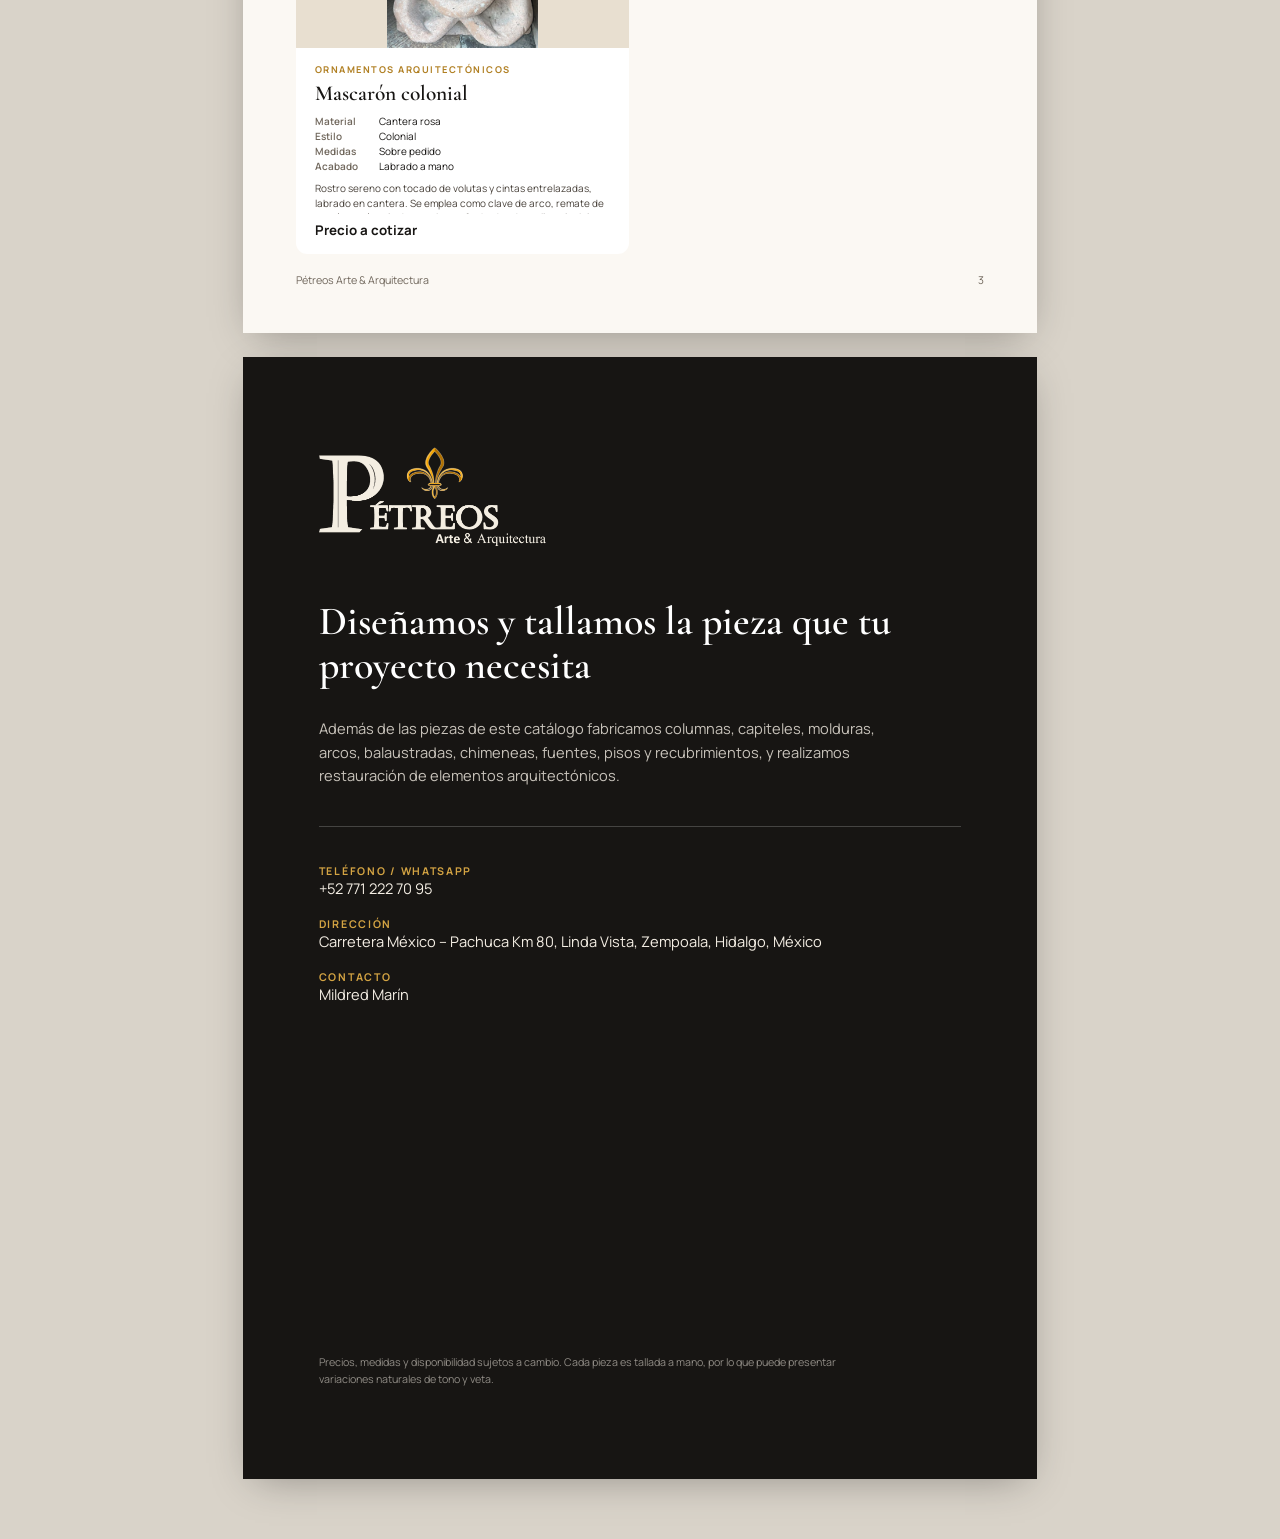
<file: catalogo.html>
<!doctype html>
<html lang="es">
<head>
  <meta charset="utf-8">
  <meta name="viewport" content="width=device-width, initial-scale=1">
  <title>Catálogo · Pétreos Arte & Arquitectura</title>
  <meta name="robots" content="noindex">
  <link rel="icon" type="image/png" href="img/marca/favicon.png">
  <link rel="preconnect" href="https://fonts.googleapis.com">
  <link rel="preconnect" href="https://fonts.gstatic.com" crossorigin>
  <link href="https://fonts.googleapis.com/css2?family=Cormorant+Garamond:ital,wght@0,500;0,600;0,700;1,500&family=Manrope:wght@400;500;600;700&display=swap" rel="stylesheet">
  <link rel="stylesheet" href="css/catalogo.css">
</head>
<body>
  <!-- Barra de herramientas (no se imprime) -->
  <div class="toolbar">
    <a href="index.html" class="toolbar__back">← Volver al sitio</a>
    <label>
      <span>Categoría</span>
      <select data-cat><option value="">Todo el catálogo</option></select>
    </label>
    <label class="toolbar__check"><input type="checkbox" data-prices checked> Mostrar precios</label>
    <button type="button" data-print>Imprimir / Guardar PDF</button>
    <p class="toolbar__hint">En la ventana de impresión elige <strong>“Guardar como PDF”</strong>, tamaño <strong>A4</strong> y activa <strong>“Gráficos de fondo”</strong>.</p>
  </div>

  <div class="book" data-book>
    <p class="loading">Cargando catálogo…</p>
  </div>

  <script src="js/config.js"></script>
  <script src="data/catalogo-local.js"></script>
  <script src="js/data.js"></script>
  <script src="js/catalogo.js"></script>
</body>
</html>
</file>
<file: css/styles.css>
/* ==========================================================================
   PÉTREOS · ESTILOS
   Mobile-first · CSS Grid + Flexbox · Tokens en :root
   ========================================================================== */

/* ---------- 1. Tokens ---------- */
:root {
  --ink: #171513;
  --ink-2: #2a2622;
  --ink-3: #4a433c;
  --muted: #6f665b;
  --stone-50: #fbf8f3;
  --stone-100: #f4eee4;
  --stone-200: #e8dfd0;
  --stone-300: #d6c9b4;
  --gold: #b07f22;
  --gold-2: #d4a443;
  --gold-soft: #f3e4c2;
  --rosa: #c69a83;
  --line: rgba(23, 21, 19, 0.12);
  --line-light: rgba(244, 238, 228, 0.16);

  --font-display: "Cormorant Garamond", Georgia, "Times New Roman", serif;
  --font-body: "Manrope", system-ui, -apple-system, "Segoe UI", sans-serif;

  --fs-xs: 0.75rem;
  --fs-sm: 0.875rem;
  --fs-base: 1rem;
  --fs-lg: 1.125rem;
  --fs-h3: 1.5rem;
  --fs-h2: clamp(2.1rem, 1.5rem + 2.6vw, 3.4rem);
  --fs-h1: clamp(2.8rem, 1.8rem + 4.6vw, 5.4rem);

  --space-1: 0.25rem;
  --space-2: 0.5rem;
  --space-3: 0.75rem;
  --space-4: 1rem;
  --space-5: 1.5rem;
  --space-6: 2rem;
  --space-7: 3rem;
  --space-8: 4.5rem;
  --section: clamp(4rem, 3rem + 5vw, 7.5rem);

  --radius: 6px;
  --radius-lg: 14px;
  --shadow-sm: 0 1px 2px rgba(23, 21, 19, 0.06), 0 2px 8px rgba(23, 21, 19, 0.05);
  --shadow-lg: 0 24px 60px -20px rgba(23, 21, 19, 0.35);
  --header-h: 68px;
  --ease: cubic-bezier(0.22, 0.61, 0.36, 1);
  --container: 1240px;
  --gutter: 16px;
}

@media (min-width: 768px) {
  :root { --gutter: 32px; --header-h: 80px; }
}

/* ---------- 2. Base ---------- */
*, *::before, *::after { box-sizing: border-box; }
html { scroll-behavior: smooth; scroll-padding-top: calc(var(--header-h) + 12px); -webkit-text-size-adjust: 100%; }
body {
  margin: 0;
  font-family: var(--font-body);
  font-size: var(--fs-base);
  line-height: 1.65;
  color: var(--ink);
  background: var(--stone-50);
  -webkit-font-smoothing: antialiased;
  overflow-x: hidden;
}
body.no-scroll, body.nav-open { overflow: hidden; }
img { display: block; max-width: 100%; height: auto; }
a { color: inherit; text-decoration: none; }
button, input, select, textarea { font: inherit; color: inherit; }
button { cursor: pointer; background: none; border: 0; padding: 0; }
h1, h2, h3, h4 { margin: 0; line-height: 1.1; font-weight: 600; }
p { margin: 0 0 var(--space-4); }
p:last-child { margin-bottom: 0; }
em { font-style: italic; color: var(--gold); }
:focus-visible { outline: 2px solid var(--gold); outline-offset: 3px; }
::selection { background: var(--gold-soft); }

.container { width: 100%; max-width: var(--container); margin-inline: auto; padding-inline: var(--gutter); }
[hidden] { display: none !important; }
.visually-hidden { position: absolute; width: 1px; height: 1px; overflow: hidden; clip: rect(0 0 0 0); white-space: nowrap; }
.skip-link { position: absolute; left: var(--space-4); top: -60px; z-index: 200; background: var(--ink); color: #fff; padding: var(--space-2) var(--space-4); border-radius: var(--radius); }
.skip-link:focus { top: var(--space-4); }

.eyebrow {
  display: inline-flex; align-items: center; gap: var(--space-3);
  font-size: var(--fs-xs); font-weight: 700; letter-spacing: 0.18em; text-transform: uppercase;
  color: var(--gold); margin-bottom: var(--space-4);
}
.eyebrow::before { content: ""; width: 28px; height: 1px; background: currentColor; }
.eyebrow--light { color: var(--gold-2); }

.ico { width: 18px; height: 18px; flex: none; }

/* ---------- 3. Botones ---------- */
.btn {
  display: inline-flex; align-items: center; justify-content: center; gap: var(--space-2);
  min-height: 48px; padding: 0 var(--space-5);
  border-radius: 999px; border: 1px solid transparent;
  font-size: var(--fs-sm); font-weight: 600; letter-spacing: 0.02em; white-space: nowrap;
  transition: background-color .25s var(--ease), color .25s var(--ease), border-color .25s var(--ease), transform .25s var(--ease);
}
.btn:active { transform: translateY(1px); }
.btn--dark { background: var(--ink); color: var(--stone-50); }
.btn--dark:hover { background: var(--ink-3); }
.btn--gold { background: var(--gold); color: #fff; }
.btn--gold:hover { background: #956a19; }
.btn--outline { border-color: var(--ink); color: var(--ink); }
.btn--outline:hover { background: var(--ink); color: var(--stone-50); }
.btn--light-outline { border-color: rgba(255,255,255,.6); color: #fff; }
.btn--light-outline:hover { background: #fff; color: var(--ink); }
.btn--sm { min-height: 38px; padding: 0 var(--space-4); font-size: var(--fs-xs); }
.btn--block { width: 100%; }
.btn-link { font-size: var(--fs-sm); font-weight: 600; color: var(--muted); text-decoration: underline; text-underline-offset: 3px; padding: var(--space-2) 0; }
.btn-link:hover { color: var(--ink); }

/* ---------- 4. Header ---------- */
.header {
  position: sticky; top: 0; z-index: 100;
  height: var(--header-h);
  border-bottom: 1px solid transparent;
  transition: border-color .3s, box-shadow .3s;
}
/* El desenfoque va en un pseudo-elemento: si estuviera en .header,
   el menú móvil (position: fixed) quedaría atrapado dentro del header */
.header::before {
  content: ""; position: absolute; inset: 0; z-index: -1;
  background: rgba(251, 248, 243, 0.86);
  backdrop-filter: saturate(160%) blur(12px);
  -webkit-backdrop-filter: saturate(160%) blur(12px);
}
body.nav-open .header::before { background: var(--stone-50); }
.header.is-scrolled { border-color: var(--line); box-shadow: 0 6px 24px -18px rgba(0,0,0,.4); }
.header__inner { height: 100%; display: flex; align-items: center; justify-content: space-between; gap: var(--space-4); }
.header__brand img { height: 44px; width: auto; }
.header__actions { display: flex; align-items: center; gap: var(--space-2); }

.icon-btn {
  position: relative; width: 44px; height: 44px; border-radius: 50%;
  display: grid; place-items: center; transition: background .2s;
}
.icon-btn:hover { background: var(--stone-200); }
.icon-btn svg { width: 22px; height: 22px; fill: none; stroke: currentColor; stroke-width: 1.6; stroke-linejoin: round; stroke-linecap: round; }
.icon-btn__badge {
  position: absolute; top: 4px; right: 2px; min-width: 18px; height: 18px; padding: 0 5px;
  border-radius: 999px; background: var(--gold); color: #fff;
  font-size: 11px; font-weight: 700; line-height: 18px; text-align: center;
}

.burger { width: 44px; height: 44px; display: grid; place-content: center; gap: 6px; }
.burger span { display: block; width: 22px; height: 1.5px; background: var(--ink); transition: transform .3s var(--ease); }
.burger[aria-expanded="true"] span:first-child { transform: translateY(3.75px) rotate(45deg); }
.burger[aria-expanded="true"] span:last-child { transform: translateY(-3.75px) rotate(-45deg); }

/* Menú móvil: panel a pantalla completa */
.nav {
  position: fixed; inset: var(--header-h) 0 0 0;
  display: flex; flex-direction: column; gap: var(--space-2);
  padding: var(--space-6) var(--gutter);
  background: var(--stone-50);
  transform: translateY(-8px); opacity: 0; visibility: hidden;
  transition: opacity .3s var(--ease), transform .3s var(--ease), visibility .3s;
}
.nav.is-open { opacity: 1; transform: none; visibility: visible; }
.nav a:not(.btn) {
  font-family: var(--font-display); font-size: 2rem; font-weight: 600;
  padding: var(--space-2) 0; border-bottom: 1px solid var(--line);
}
.nav__cta { margin-top: var(--space-5); }

@media (min-width: 1024px) {
  .burger { display: none; }
  .nav {
    position: static; flex-direction: row; align-items: center; gap: var(--space-6);
    padding: 0; background: none; opacity: 1; visibility: visible; transform: none;
  }
  .nav a:not(.btn) {
    position: relative; font-family: var(--font-body); font-size: var(--fs-sm); font-weight: 500;
    border: 0; padding: var(--space-2) 0; color: var(--ink-3);
  }
  .nav a:not(.btn)::after {
    content: ""; position: absolute; left: 0; bottom: 0; width: 100%; height: 1px; background: var(--gold);
    transform: scaleX(0); transform-origin: left; transition: transform .3s var(--ease);
  }
  .nav a:not(.btn):hover, .nav a.is-current { color: var(--ink); }
  .nav a:not(.btn):hover::after, .nav a.is-current::after { transform: scaleX(1); }
  .nav__cta { margin: 0; min-height: 42px; }
  .header__brand img { height: 52px; }
  .header__actions { order: 3; }
}

/* ---------- 5. Hero ---------- */
.hero { position: relative; padding: var(--space-7) 0 var(--space-8); overflow: hidden; }
.hero::before {
  content: ""; position: absolute; inset: 0 0 auto auto; width: 70%; height: 100%;
  background: radial-gradient(60% 60% at 70% 40%, var(--stone-200) 0%, transparent 70%);
  pointer-events: none;
}
.hero__grid { position: relative; display: grid; gap: var(--space-7); align-items: center; }
.hero__title { font-family: var(--font-display); font-size: var(--fs-h1); font-weight: 600; letter-spacing: -0.015em; line-height: 1; margin-bottom: var(--space-5); }
.hero__title em { display: inline-block; font-weight: 500; }
.hero__lead { font-size: var(--fs-lg); color: var(--ink-3); max-width: 34em; margin-bottom: var(--space-6); }
.hero__actions { display: flex; flex-wrap: wrap; gap: var(--space-3); margin-bottom: var(--space-7); }
.hero__facts {
  list-style: none; margin: 0; padding: var(--space-5) 0 0; border-top: 1px solid var(--line);
  display: grid; grid-template-columns: repeat(3, 1fr); gap: var(--space-4);
}
.hero__facts strong { display: block; font-family: var(--font-display); font-size: 1.2rem; line-height: 1.1; }
@media (min-width: 600px) { .hero__facts strong { font-size: 1.6rem; } }
.hero__facts span { display: block; line-height: 1.4; margin-top: 4px; font-size: var(--fs-xs); color: var(--muted); text-transform: uppercase; letter-spacing: 0.08em; }

.hero__media { position: relative; margin: 0; padding: 0 12% 12% 0; }
.hero__frame { position: relative; border-radius: var(--radius-lg); overflow: hidden; box-shadow: var(--shadow-lg); aspect-ratio: 4 / 5; }
.hero__frame img { width: 100%; height: 100%; object-fit: cover; }
.hero__frame::after { content: ""; position: absolute; inset: 0; background: linear-gradient(180deg, transparent 60%, rgba(23,21,19,.35)); }
.hero__media::before {
  content: ""; position: absolute; inset: 18px -14px -14px 18px; z-index: -1;
  border: 1px solid var(--gold); border-radius: var(--radius-lg); opacity: .55;
}
.hero__inset {
  position: absolute; right: 0; bottom: 0; width: 42%; aspect-ratio: 3 / 4;
  border-radius: var(--radius-lg); overflow: hidden; border: 6px solid var(--stone-50); box-shadow: var(--shadow-lg);
}
.hero__inset img { width: 100%; height: 100%; object-fit: cover; object-position: top; }
.hero__caption {
  position: absolute; left: var(--space-4); bottom: calc(12% + var(--space-4));
  max-width: 50%; color: #fff; font-family: var(--font-display); font-size: 1.25rem; line-height: 1.2;
}
.hero__caption span { display: block; font-family: var(--font-body); font-size: 10px; letter-spacing: .2em; text-transform: uppercase; color: var(--gold-2); }

@media (min-width: 900px) {
  .hero { padding: var(--space-8) 0 var(--section); }
  .hero__grid { grid-template-columns: 1.05fr 1fr; gap: var(--space-8); }
  .hero__media { max-width: 520px; justify-self: end; width: 100%; }
}

/* ---------- 6. Cinta de estilos ---------- */
.ribbon { background: var(--ink); color: var(--stone-100); overflow: hidden; padding: var(--space-4) 0; }
.ribbon__track { display: flex; width: max-content; animation: marquee 38s linear infinite; }
.ribbon span { font-family: var(--font-display); font-size: 1.5rem; font-style: italic; padding: 0 var(--space-5); display: inline-flex; align-items: center; gap: var(--space-5); }
.ribbon span::after { content: "◆"; font-size: 8px; color: var(--gold-2); font-style: normal; }
@keyframes marquee { to { transform: translateX(-50%); } }

/* ---------- 7. Secciones ---------- */
.section { padding: var(--section) 0; }
.section--tint { background: var(--stone-100); }
.section--dark { background: var(--ink); color: var(--stone-100); }
.section--dark .section__lead { color: rgba(244,238,228,.7); }
.section--dark em { color: var(--gold-2); }
.section__head { max-width: 720px; margin-bottom: var(--space-7); }
.section__head--row { max-width: none; display: flex; flex-wrap: wrap; align-items: end; justify-content: space-between; gap: var(--space-5); }
.section__title { font-family: var(--font-display); font-size: var(--fs-h2); letter-spacing: -0.01em; margin-bottom: var(--space-4); }
.section__title em { font-weight: 500; }
.section__lead { font-size: var(--fs-lg); color: var(--ink-3); }

/* ---------- 8. Nosotros ---------- */
.about { display: grid; gap: var(--space-7); align-items: center; }
.about__media { position: relative; border-radius: var(--radius-lg); overflow: hidden; aspect-ratio: 4 / 5; max-height: 640px; }
.about__media img { width: 100%; height: 100%; object-fit: cover; }
.about__quote {
  position: absolute; inset: auto 0 0 0; margin: 0; padding: var(--space-7) var(--space-5) var(--space-5);
  background: linear-gradient(180deg, transparent, rgba(23,21,19,.85));
  color: #fff; font-family: var(--font-display); font-size: 1.45rem; font-style: italic; line-height: 1.25;
}
.about__copy p { color: var(--ink-3); }
.about__sign { margin-top: var(--space-6); padding-top: var(--space-5); border-top: 1px solid var(--line); }
.about__sign span { display: block; font-family: var(--font-display); font-size: 1.6rem; font-style: italic; color: var(--ink); }
.about__sign small { font-size: var(--fs-xs); letter-spacing: .12em; text-transform: uppercase; color: var(--muted); }
@media (min-width: 900px) { .about { grid-template-columns: 0.9fr 1fr; gap: var(--space-8); } }

/* ---------- 9. Servicios ---------- */
.services { display: grid; gap: var(--space-4); grid-template-columns: 1fr; }
.service {
  background: var(--stone-50); border: 1px solid var(--line); border-radius: var(--radius-lg);
  padding: var(--space-6) var(--space-5);
  transition: transform .35s var(--ease), box-shadow .35s var(--ease), border-color .35s;
}
.service:hover { transform: translateY(-4px); box-shadow: var(--shadow-lg); border-color: transparent; }
.service svg { width: 44px; height: 44px; fill: none; stroke: var(--gold); stroke-width: 1.4; stroke-linejoin: round; stroke-linecap: round; margin-bottom: var(--space-5); }
.service h3 { font-family: var(--font-display); font-size: var(--fs-h3); margin-bottom: var(--space-2); }
.service p { font-size: var(--fs-sm); color: var(--muted); }
@media (min-width: 600px) { .services { grid-template-columns: repeat(2, 1fr); } }
@media (min-width: 1024px) { .services { grid-template-columns: repeat(3, 1fr); gap: var(--space-5); } }

/* ---------- 10. Catálogo ---------- */
.toolbar { display: grid; gap: var(--space-3); margin-bottom: var(--space-4); }
.field { position: relative; display: block; }
.field input, .field select {
  width: 100%; height: 50px; padding: 0 var(--space-4);
  border: 1px solid var(--line); border-radius: 999px; background: #fff;
  transition: border-color .2s, box-shadow .2s;
}
.field input:focus, .field select:focus { outline: none; border-color: var(--gold); box-shadow: 0 0 0 4px var(--gold-soft); }
.field--search svg { position: absolute; left: 18px; top: 50%; translate: 0 -50%; width: 18px; height: 18px; fill: none; stroke: var(--muted); stroke-width: 2; stroke-linecap: round; }
.field--search input { padding-left: 46px; }
.field--select select {
  appearance: none; padding-right: 44px; cursor: pointer;
  background: #fff url("data:image/svg+xml,%3Csvg xmlns='http://www.w3.org/2000/svg' viewBox='0 0 24 24' fill='none' stroke='%236f665b' stroke-width='2'%3E%3Cpath d='m6 9 6 6 6-6'/%3E%3C/svg%3E") no-repeat right 18px center / 16px;
}
@media (min-width: 700px) { .toolbar { grid-template-columns: 1fr 260px; } }

.chips { display: flex; gap: var(--space-2); overflow-x: auto; padding-bottom: var(--space-2); margin-bottom: var(--space-3); scrollbar-width: none; }
.chips::-webkit-scrollbar { display: none; }
.chip {
  flex: none; display: inline-flex; align-items: center; gap: var(--space-2);
  height: 40px; padding: 0 var(--space-4); border-radius: 999px;
  border: 1px solid var(--line); background: #fff; font-size: var(--fs-sm); font-weight: 500;
  transition: background .2s, color .2s, border-color .2s;
}
.chip span { font-size: 11px; color: var(--muted); }
.chip:hover { border-color: var(--ink); }
.chip.is-active { background: var(--ink); color: var(--stone-50); border-color: var(--ink); }
.chip.is-active span { color: var(--gold-2); }
.results { font-size: var(--fs-sm); color: var(--muted); margin-bottom: var(--space-5); }

.grid { display: grid; gap: var(--space-5); grid-template-columns: 1fr; grid-auto-flow: dense; }
@media (min-width: 540px) { .grid { grid-template-columns: repeat(2, 1fr); gap: var(--space-4); } .card--wide { grid-column: span 2; } }
@media (min-width: 960px) { .grid { grid-template-columns: repeat(3, 1fr); gap: var(--space-5); } }
@media (min-width: 1240px) { .grid { grid-template-columns: repeat(4, 1fr); } }

.card { display: flex; flex-direction: column; background: #fff; border-radius: var(--radius-lg); overflow: hidden; box-shadow: var(--shadow-sm); transition: box-shadow .35s var(--ease), transform .35s var(--ease); }
.card:hover { box-shadow: var(--shadow-lg); transform: translateY(-3px); }
.card__media { position: relative; display: block; width: 100%; aspect-ratio: 4 / 5; overflow: hidden; background: var(--stone-200); }
.card--wide .card__media { aspect-ratio: auto; flex: 1; min-height: 260px; }
.card--wide .card__body { flex: none; }
.card__media img { position: absolute; inset: 0; width: 100%; height: 100%; object-fit: cover; transition: transform .8s var(--ease); }
.card:hover .card__media img { transform: scale(1.05); }
.card__media::after { content: ""; position: absolute; inset: 0; background: rgba(23,21,19,.28); opacity: 0; transition: opacity .35s; }
.card__zoom {
  position: absolute; left: 50%; top: 50%; translate: -50% -40%; z-index: 1;
  padding: var(--space-2) var(--space-4); border-radius: 999px; background: rgba(255,255,255,.95);
  font-size: var(--fs-xs); font-weight: 700; letter-spacing: .1em; text-transform: uppercase;
  opacity: 0; transition: opacity .35s, translate .35s var(--ease);
}
.card:hover .card__media::after, .card:hover .card__zoom { opacity: 1; }
.card:hover .card__zoom { translate: -50% -50%; }
.tag {
  position: absolute; top: var(--space-3); left: var(--space-3); z-index: 1;
  padding: 4px 10px; border-radius: 999px; background: var(--gold); color: #fff;
  font-size: 10px; font-weight: 700; letter-spacing: .12em; text-transform: uppercase;
}
.card__body { padding: var(--space-4) var(--space-4) var(--space-5); display: flex; flex-direction: column; flex: 1; }
.card__cat { font-size: 11px; font-weight: 700; letter-spacing: .14em; text-transform: uppercase; color: var(--gold); margin-bottom: var(--space-1); }
.card__title { font-family: var(--font-display); font-size: 1.5rem; margin-bottom: var(--space-1); }
.card__meta { font-size: var(--fs-sm); color: var(--muted); margin-bottom: var(--space-4); }
.card__foot { margin-top: auto; display: flex; align-items: center; justify-content: space-between; gap: var(--space-3); padding-top: var(--space-3); border-top: 1px solid var(--line); }
.price { font-weight: 700; font-size: var(--fs-sm); }

.skeleton { aspect-ratio: 4 / 6; border-radius: var(--radius-lg); background: linear-gradient(100deg, var(--stone-200) 30%, var(--stone-100) 50%, var(--stone-200) 70%) 0 0 / 300% 100%; animation: shimmer 1.4s infinite; }
@keyframes shimmer { to { background-position: -150% 0; } }

.empty { text-align: center; padding: var(--space-7) var(--space-4); border: 1px dashed var(--stone-300); border-radius: var(--radius-lg); }
.empty p { color: var(--muted); }
.empty .btn { margin-top: var(--space-4); }

.custom-cta {
  margin-top: var(--space-7); padding: var(--space-5); border-radius: var(--radius-lg);
  background: var(--gold-soft); display: flex; flex-direction: column; gap: var(--space-4);
}
.custom-cta p { margin: 0; color: var(--ink-2); }
@media (min-width: 768px) { .custom-cta { flex-direction: row; align-items: center; justify-content: space-between; padding: var(--space-5) var(--space-6); } }

/* ---------- 11. Materiales ---------- */
.materials { display: grid; gap: var(--space-5); grid-template-columns: 1fr; }
@media (min-width: 600px) { .materials { grid-template-columns: repeat(2, 1fr); } }
@media (min-width: 1024px) { .materials { grid-template-columns: repeat(4, 1fr); } }
.material h3 { font-family: var(--font-display); font-size: 1.75rem; margin: var(--space-4) 0 var(--space-2); color: #fff; }
.material p { font-size: var(--fs-sm); color: rgba(244,238,228,.72); }
.material__swatch { aspect-ratio: 4 / 3; border-radius: var(--radius-lg); border: 1px solid var(--line-light); transition: transform .5s var(--ease); }
.material:hover .material__swatch { transform: scale(1.02); }
.material__swatch--cantera {
  background:
    radial-gradient(circle at 20% 30%, rgba(255,255,255,.18) 0 2px, transparent 3px) 0 0 / 22px 22px,
    radial-gradient(circle at 70% 60%, rgba(120,70,50,.25) 0 1.5px, transparent 2.5px) 0 0 / 17px 17px,
    linear-gradient(135deg, #d9ae97, #b98670 55%, #c99a82);
}
.material__swatch--recinto {
  background:
    radial-gradient(circle, #0c0c0c 0 2.2px, transparent 2.8px) 0 0 / 23px 19px,
    radial-gradient(circle, #111 0 1.4px, transparent 2px) 7px 4px / 13px 17px,
    radial-gradient(circle, #0e0e0e 0 1px, transparent 1.6px) 3px 9px / 7px 11px,
    radial-gradient(circle, rgba(255,255,255,.16) 0 .8px, transparent 1.4px) 2px 3px / 29px 31px,
    linear-gradient(135deg, #4a4a4a, #2c2c2c);
}
.material__swatch--marmol {
  background:
    linear-gradient(115deg, transparent 38%, rgba(140,130,120,.35) 39%, transparent 41%),
    linear-gradient(160deg, transparent 58%, rgba(150,140,130,.3) 59%, transparent 60.5%),
    linear-gradient(80deg, transparent 70%, rgba(176,127,34,.22) 71%, transparent 72%),
    linear-gradient(135deg, #fbfaf7, #e9e5de);
}
.material__swatch--granito {
  background:
    radial-gradient(circle, #1b1b1b 0 1.8px, transparent 2.4px) 0 0 / 17px 13px,
    radial-gradient(circle, #1b1b1b 0 1px, transparent 1.6px) 6px 2px / 7px 11px,
    radial-gradient(circle, #f5f2ec 0 1.6px, transparent 2.2px) 4px 3px / 19px 23px,
    radial-gradient(circle, #8a6c5c 0 1.4px, transparent 2px) 2px 6px / 13px 29px,
    linear-gradient(135deg, #9a9590, #75706b);
}

/* ---------- 12. Proceso ---------- */
.steps { list-style: none; margin: 0; padding: 0; display: grid; gap: var(--space-5); counter-reset: s; }
.step { padding-top: var(--space-5); border-top: 1px solid var(--ink); }
.step__n { font-family: var(--font-display); font-size: 2.5rem; color: var(--gold); line-height: 1; }
.step h3 { font-family: var(--font-display); font-size: var(--fs-h3); margin: var(--space-3) 0 var(--space-2); }
.step p { color: var(--muted); font-size: var(--fs-sm); }
@media (min-width: 600px) { .steps { grid-template-columns: repeat(2, 1fr); } }
@media (min-width: 1024px) { .steps { grid-template-columns: repeat(4, 1fr); gap: var(--space-6); } }

/* ---------- 13. CTA con overlay ---------- */
.cta { position: relative; isolation: isolate; padding: var(--section) 0; color: #fff; text-align: center; overflow: hidden; }
.cta__bg { position: absolute; inset: 0; z-index: -2; width: 100%; height: 100%; object-fit: cover; }
.cta::before { content: ""; position: absolute; inset: 0; z-index: -1; background: linear-gradient(180deg, rgba(23,21,19,.78), rgba(23,21,19,.88)); }
.cta h2 { font-family: var(--font-display); font-size: var(--fs-h2); margin-bottom: var(--space-3); }
.cta p { color: rgba(255,255,255,.8); font-size: var(--fs-lg); margin-bottom: var(--space-6); }
.cta__actions { display: flex; flex-wrap: wrap; gap: var(--space-3); justify-content: center; }

/* ---------- 14. Contacto ---------- */
.contact { display: grid; gap: var(--space-7); }
.contact__list { list-style: none; padding: 0; margin: 0 0 var(--space-6); display: grid; gap: var(--space-4); }
.contact__list li { display: flex; gap: var(--space-4); align-items: flex-start; }
.contact__list svg { flex: none; width: 40px; height: 40px; padding: 9px; border-radius: 50%; background: var(--stone-200); fill: none; stroke: var(--ink); stroke-width: 1.6; stroke-linejoin: round; stroke-linecap: round; }
.contact__list small { display: block; font-size: 11px; font-weight: 700; letter-spacing: .12em; text-transform: uppercase; color: var(--muted); }
.contact__list a:hover { color: var(--gold); }
.map { border-radius: var(--radius-lg); overflow: hidden; aspect-ratio: 16 / 10; background: var(--stone-200); }
.map iframe { width: 100%; height: 100%; border: 0; filter: grayscale(.4) contrast(1.05); }

.form { background: #fff; border-radius: var(--radius-lg); padding: var(--space-6) var(--space-5); box-shadow: var(--shadow-sm); align-self: start; }
.form h3 { font-family: var(--font-display); font-size: 1.9rem; margin-bottom: var(--space-1); }
.form__hint { font-size: var(--fs-sm); color: var(--muted); margin-bottom: var(--space-5); }
.form__field { display: block; margin-bottom: var(--space-4); }
.form__field span { display: block; font-size: var(--fs-xs); font-weight: 700; letter-spacing: .08em; text-transform: uppercase; margin-bottom: var(--space-2); color: var(--ink-3); }
.form__field input, .form__field select, .form__field textarea {
  width: 100%; padding: 12px 14px; border: 1px solid var(--line); border-radius: var(--radius); background: var(--stone-50);
  transition: border-color .2s, box-shadow .2s; resize: vertical;
}
.form__field :is(input, select, textarea):focus { outline: none; border-color: var(--gold); box-shadow: 0 0 0 4px var(--gold-soft); background: #fff; }
.form__error { color: #a3361f; font-size: var(--fs-sm); }
@media (min-width: 900px) { .contact { grid-template-columns: 1fr 1fr; gap: var(--space-8); } .form { padding: var(--space-7) var(--space-6); } }

/* ---------- 15. Footer ---------- */
.footer { background: var(--ink); color: rgba(244,238,228,.72); padding: var(--space-8) 0 var(--space-5); font-size: var(--fs-sm); }
.footer__grid { display: grid; gap: var(--space-6); padding-bottom: var(--space-6); border-bottom: 1px solid var(--line-light); }
.footer img { height: 60px; width: auto; margin-bottom: var(--space-4); }
.footer h4 { color: #fff; font-family: var(--font-display); font-size: 1.3rem; margin-bottom: var(--space-3); }
.footer nav { display: flex; flex-direction: column; gap: var(--space-2); }
.footer a:hover { color: var(--gold-2); }
.socials { display: flex; gap: var(--space-2); margin-top: var(--space-4); }
.socials a { width: 40px; height: 40px; border-radius: 50%; display: grid; place-items: center; border: 1px solid var(--line-light); }
.socials a[hidden] { display: none; }
.socials svg { width: 18px; height: 18px; }
.footer__bottom { padding-top: var(--space-5); font-size: var(--fs-xs); }
@media (min-width: 768px) { .footer__grid { grid-template-columns: 1.4fr 1fr 1fr; } }

/* ---------- 16. Botón flotante ---------- */
.fab {
  position: fixed; right: 16px; bottom: 16px; z-index: 90;
  width: 56px; height: 56px; border-radius: 50%; display: grid; place-items: center;
  background: #25d366; color: #fff; box-shadow: 0 10px 30px -8px rgba(0,0,0,.4);
  transition: transform .25s var(--ease);
}
.fab:hover { transform: scale(1.07); }
.fab svg { width: 28px; height: 28px; }

/* ---------- 17. Modal y panel (dialog nativo) ---------- */
dialog { padding: 0; border: 0; color: var(--ink); }
dialog::backdrop { background: rgba(23,21,19,.6); backdrop-filter: blur(3px); }
.modal {
  width: min(1040px, 100% - 24px); max-height: calc(100dvh - 24px);
  border-radius: var(--radius-lg); background: var(--stone-50); overflow: auto;
}
.modal[open] { animation: pop .35s var(--ease); }
@keyframes pop { from { opacity: 0; transform: translateY(16px) scale(.98); } }
.modal__close {
  display: grid; place-items: center; z-index: 2;
  width: 42px; height: 42px; border-radius: 50%; background: rgba(255,255,255,.95);
  font-size: 26px; line-height: 1; box-shadow: var(--shadow-sm);
}
/* Fijo arriba a la derecha aunque la ficha haga scroll */
.modal > .modal__close { position: sticky; top: 10px; margin: 10px 10px -52px auto; }
.modal__close--static { position: static; }
.modal__body { display: grid; }
.gallery { background: var(--stone-200); }
.gallery__main { aspect-ratio: 4 / 5; max-height: 70dvh; width: 100%; }
.gallery__main img { width: 100%; height: 100%; object-fit: contain; }
.gallery__thumbs { display: flex; gap: var(--space-2); padding: var(--space-3); overflow-x: auto; }
.gallery__thumbs button { flex: none; width: 64px; height: 64px; border-radius: var(--radius); overflow: hidden; opacity: .6; border: 2px solid transparent; }
.gallery__thumbs button.is-active { opacity: 1; border-color: var(--gold); }
.gallery__thumbs img { width: 100%; height: 100%; object-fit: cover; }
.detail { padding: var(--space-6) var(--space-5); }
.detail__title { font-family: var(--font-display); font-size: clamp(2rem, 1.6rem + 1.6vw, 2.8rem); margin-bottom: var(--space-2); }
.detail__price { font-weight: 700; color: var(--gold); margin-bottom: var(--space-5); }
.detail__desc { color: var(--ink-3); }
.specs { margin: var(--space-5) 0; border-top: 1px solid var(--line); }
.specs div { display: grid; grid-template-columns: 110px 1fr; gap: var(--space-3); padding: var(--space-3) 0; border-bottom: 1px solid var(--line); font-size: var(--fs-sm); }
.specs dt { color: var(--muted); font-weight: 600; }
.specs dd { margin: 0; }
.detail__note { font-size: var(--fs-xs); color: var(--muted); font-style: italic; }
.detail__actions { display: flex; flex-wrap: wrap; gap: var(--space-3); align-items: center; margin-top: var(--space-5); }
@media (min-width: 860px) {
  .modal__body { grid-template-columns: 1.1fr 1fr; }
  .gallery { display: flex; flex-direction: column; }
  .gallery__main { flex: 1; max-height: none; aspect-ratio: auto; min-height: 560px; }
  .detail { padding: var(--space-7) var(--space-6); max-height: calc(100dvh - 24px); overflow: auto; }
}

.drawer {
  margin: 0 0 0 auto; height: 100dvh; max-height: 100dvh; width: min(440px, 100%);
  background: var(--stone-50); display: none; flex-direction: column;
}
.drawer[open] { display: flex; animation: slide .35s var(--ease); }
@keyframes slide { from { transform: translateX(100%); } }
.drawer__head { display: flex; align-items: center; justify-content: space-between; padding: var(--space-4) var(--space-5); border-bottom: 1px solid var(--line); }
.drawer__head h2 { font-family: var(--font-display); font-size: 1.8rem; }
.drawer__list { flex: 1; overflow: auto; padding: var(--space-4) var(--space-5); display: grid; align-content: start; gap: var(--space-3); }
.drawer__empty { text-align: center; color: var(--muted); padding: var(--space-7) var(--space-3); }
.drawer__foot { padding: var(--space-5); border-top: 1px solid var(--line); background: #fff; display: grid; gap: var(--space-1); }
.drawer__foot .form__field { margin-bottom: var(--space-3); }
.qitem { display: grid; grid-template-columns: 56px 1fr auto auto; gap: var(--space-3); align-items: center; padding: var(--space-2); background: #fff; border-radius: var(--radius); }
.qitem img { width: 56px; height: 56px; object-fit: cover; border-radius: var(--radius); }
.qitem__info { min-width: 0; }
.qitem__info strong { display: block; font-size: var(--fs-sm); white-space: nowrap; overflow: hidden; text-overflow: ellipsis; }
.qitem__info small { color: var(--muted); }
.qty { display: flex; align-items: center; border: 1px solid var(--line); border-radius: 999px; }
.qty button { width: 30px; height: 30px; font-size: 18px; }
.qty span { min-width: 18px; text-align: center; font-size: var(--fs-sm); font-weight: 700; }
.qitem__rm { width: 30px; height: 30px; font-size: 22px; color: var(--muted); }
.qitem__rm:hover { color: #a3361f; }

/* ---------- 18. Toast ---------- */
.toast {
  position: fixed; left: 50%; bottom: 88px; z-index: 300; translate: -50% 20px;
  max-width: calc(100% - 32px); padding: var(--space-3) var(--space-5); border-radius: 999px;
  background: var(--ink); color: #fff; font-size: var(--fs-sm); box-shadow: var(--shadow-lg);
  opacity: 0; pointer-events: none; transition: opacity .3s, translate .3s var(--ease);
}
.toast.is-visible { opacity: 1; translate: -50% 0; }

/* ---------- 19. Animaciones de entrada ---------- */
.reveal { opacity: 0; transform: translateY(18px); transition: opacity .8s var(--ease), transform .8s var(--ease); }
.reveal.is-visible { opacity: 1; transform: none; }

@media (prefers-reduced-motion: reduce) {
  html { scroll-behavior: auto; }
  *, *::before, *::after { animation: none !important; transition: none !important; }
  .reveal { opacity: 1; transform: none; }
}
</file>
<file: css/catalogo.css>
/* ==========================================================================
   PÉTREOS · CATÁLOGO A4 (pantalla = vista previa, impresión = PDF)
   ========================================================================== */
:root {
  --ink: #171513;
  --ink-3: #4a433c;
  --muted: #6f665b;
  --stone-50: #fbf8f3;
  --stone-100: #f4eee4;
  --stone-200: #e8dfd0;
  --gold: #b07f22;
  --gold-2: #d4a443;
  --display: "Cormorant Garamond", Georgia, serif;
  --body: "Manrope", system-ui, sans-serif;
}
* { box-sizing: border-box; }
body { margin: 0; font-family: var(--body); color: var(--ink); background: #d9d3c9; -webkit-print-color-adjust: exact; print-color-adjust: exact; }
img { display: block; max-width: 100%; }
h1, h2, h3, p { margin: 0; }

/* ---------- Barra de herramientas ---------- */
.toolbar {
  position: sticky; top: 0; z-index: 10;
  display: flex; flex-wrap: wrap; align-items: center; gap: 12px 20px;
  padding: 12px 16px; background: var(--ink); color: var(--stone-100); font-size: 14px;
}
.toolbar label { display: flex; align-items: center; gap: 8px; }
.toolbar select { height: 38px; padding: 0 10px; border-radius: 6px; border: 0; font: inherit; }
.toolbar button { height: 40px; padding: 0 18px; border: 0; border-radius: 999px; background: var(--gold); color: #fff; font: inherit; font-weight: 700; cursor: pointer; }
.toolbar button:hover { background: #956a19; }
.toolbar__back { color: var(--gold-2); text-decoration: none; font-weight: 600; }
.toolbar__hint { width: 100%; font-size: 12px; opacity: .75; }
.loading { padding: 60px; text-align: center; }

/* ---------- Páginas A4 ---------- */
.book { display: grid; justify-content: center; gap: 24px; padding: 24px 12px 60px; }
.page {
  position: relative; width: 210mm; height: 297mm; padding: 14mm 14mm 12mm;
  background: var(--stone-50); box-shadow: 0 10px 40px -12px rgba(0,0,0,.35);
  display: flex; flex-direction: column; overflow: hidden;
}
@media (max-width: 820px) {
  /* Vista previa en móvil: escala la hoja para que quepa */
  .page { zoom: .45; }
}

/* Portada */
.page--cover { padding: 18mm; background: var(--stone-100); }
.cover__logo { width: 70mm; }
.cover__body { margin: 16mm 0 10mm; }
.cover__kicker { font-size: 10pt; font-weight: 700; letter-spacing: .25em; text-transform: uppercase; color: var(--gold); margin-bottom: 4mm; }
.page--cover h1 { font-family: var(--display); font-size: 44pt; line-height: 1; font-weight: 600; margin-bottom: 6mm; }
.cover__lead { font-size: 12pt; color: var(--ink-3); max-width: 130mm; line-height: 1.5; }
.cover__img { flex: 1; border-radius: 4mm; overflow: hidden; min-height: 0; }
.cover__img img { width: 100%; height: 100%; object-fit: cover; }
.cover__foot { display: flex; justify-content: space-between; margin-top: 8mm; font-size: 10pt; color: var(--muted); text-transform: capitalize; }

/* Páginas de productos */
.page__head { display: flex; align-items: center; justify-content: space-between; padding-bottom: 5mm; margin-bottom: 6mm; border-bottom: .3mm solid var(--gold); }
.page__head img { height: 12mm; }
.page__head span { font-family: var(--display); font-size: 15pt; font-style: italic; color: var(--gold); }
.items { flex: 1; display: grid; grid-template-columns: 1fr 1fr; grid-template-rows: 1fr 1fr; gap: 6mm; min-height: 0; }
.item { display: flex; flex-direction: column; min-height: 0; background: #fff; border-radius: 3mm; overflow: hidden; }
.item__img { height: 62mm; flex: none; background: var(--stone-200); }
.item__img img { width: 100%; height: 100%; object-fit: contain; }
.item__body { padding: 4mm 5mm; display: flex; flex-direction: column; min-height: 0; flex: 1; }
.item__cat { font-size: 7pt; font-weight: 700; letter-spacing: .16em; text-transform: uppercase; color: var(--gold); }
.item h3 { font-family: var(--display); font-size: 16pt; font-weight: 600; margin: 1mm 0 2mm; }
.item ul { list-style: none; padding: 0; margin: 0 0 2mm; font-size: 7.5pt; line-height: 1.5; }
.item li b { display: inline-block; min-width: 17mm; color: var(--muted); font-weight: 600; }
.item__desc { font-size: 7.5pt; line-height: 1.45; color: var(--ink-3); display: -webkit-box; -webkit-line-clamp: 4; -webkit-box-orient: vertical; overflow: hidden; }
.item__price { margin-top: auto; padding-top: 2mm; font-size: 10pt; font-weight: 700; }
.page__foot { display: flex; justify-content: space-between; margin-top: 5mm; font-size: 8pt; color: var(--muted); }

/* Contraportada */
.page--back { background: var(--ink); color: var(--stone-100); padding: 24mm 20mm; justify-content: center; }
.page--back img { width: 60mm; margin-bottom: 14mm; }
.page--back h2 { font-family: var(--display); font-size: 30pt; font-weight: 600; line-height: 1.1; margin-bottom: 8mm; color: #fff; }
.page--back > p { font-size: 11pt; line-height: 1.6; opacity: .8; max-width: 150mm; }
.page--back ul { list-style: none; padding: 10mm 0 0; margin: 10mm 0 0; border-top: .3mm solid rgba(255,255,255,.2); display: grid; gap: 5mm; font-size: 11pt; }
.page--back li b { display: block; font-size: 8pt; letter-spacing: .16em; text-transform: uppercase; color: var(--gold-2); }
.back__note { margin-top: auto !important; font-size: 8pt !important; opacity: .55 !important; }

/* ---------- Impresión ---------- */
@page { size: A4; margin: 0; }
@media print {
  body { background: none; }
  .toolbar { display: none; }
  .book { display: block; padding: 0; }
  .page { zoom: 1; box-shadow: none; break-after: page; page-break-after: always; }
  .page:last-child { break-after: auto; page-break-after: auto; }
}
</file>
